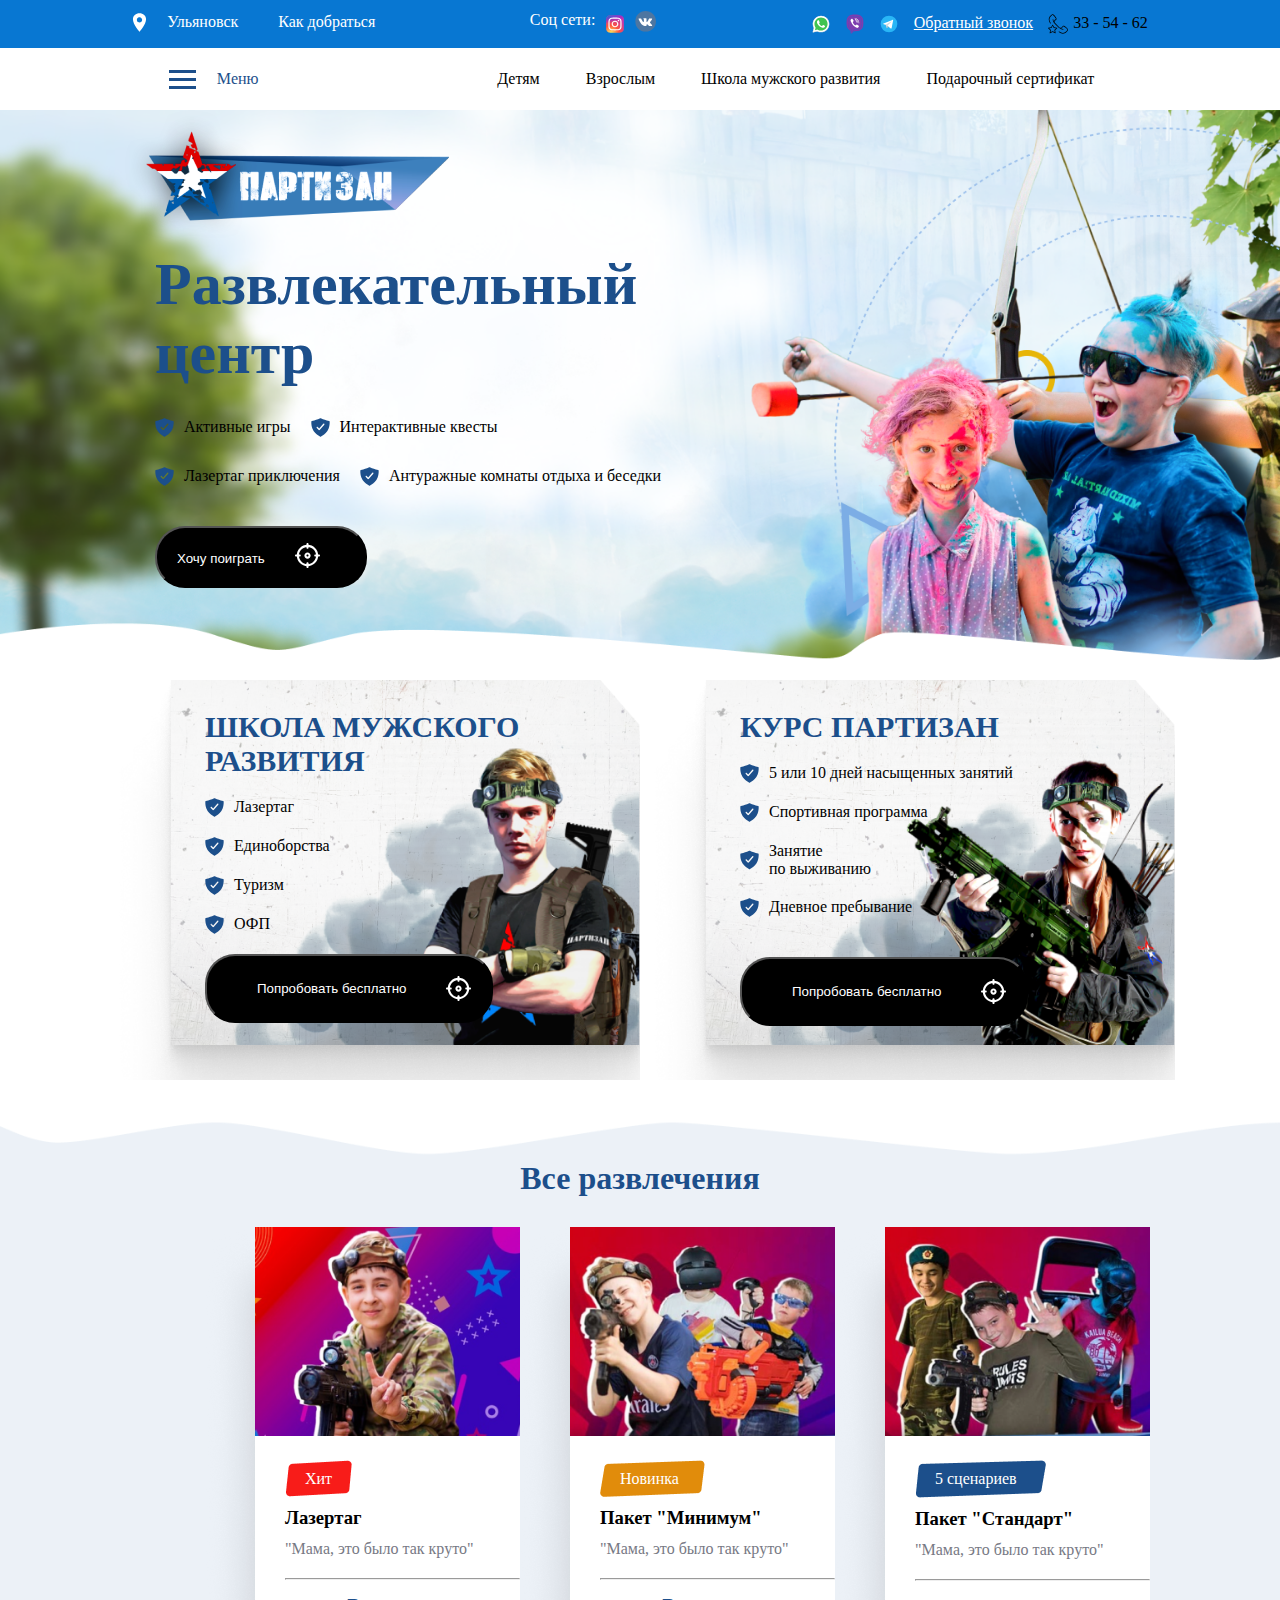
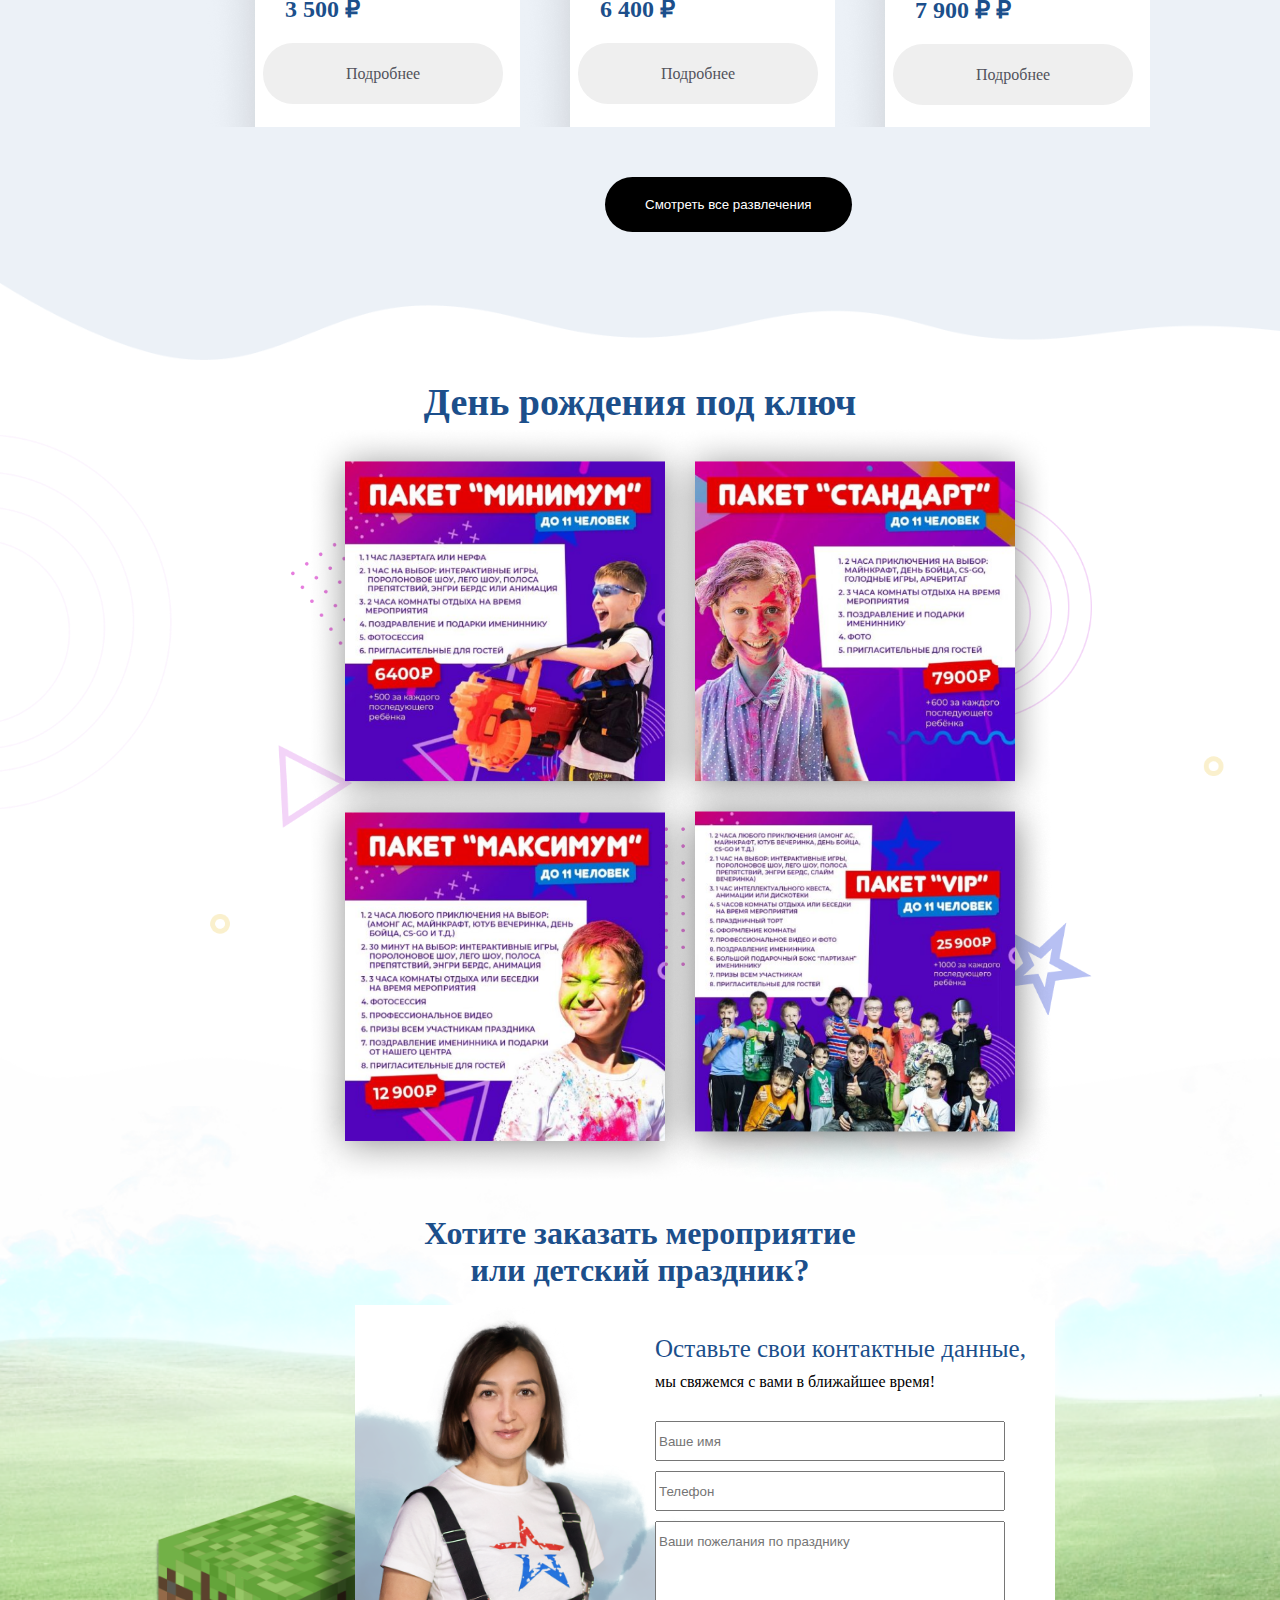
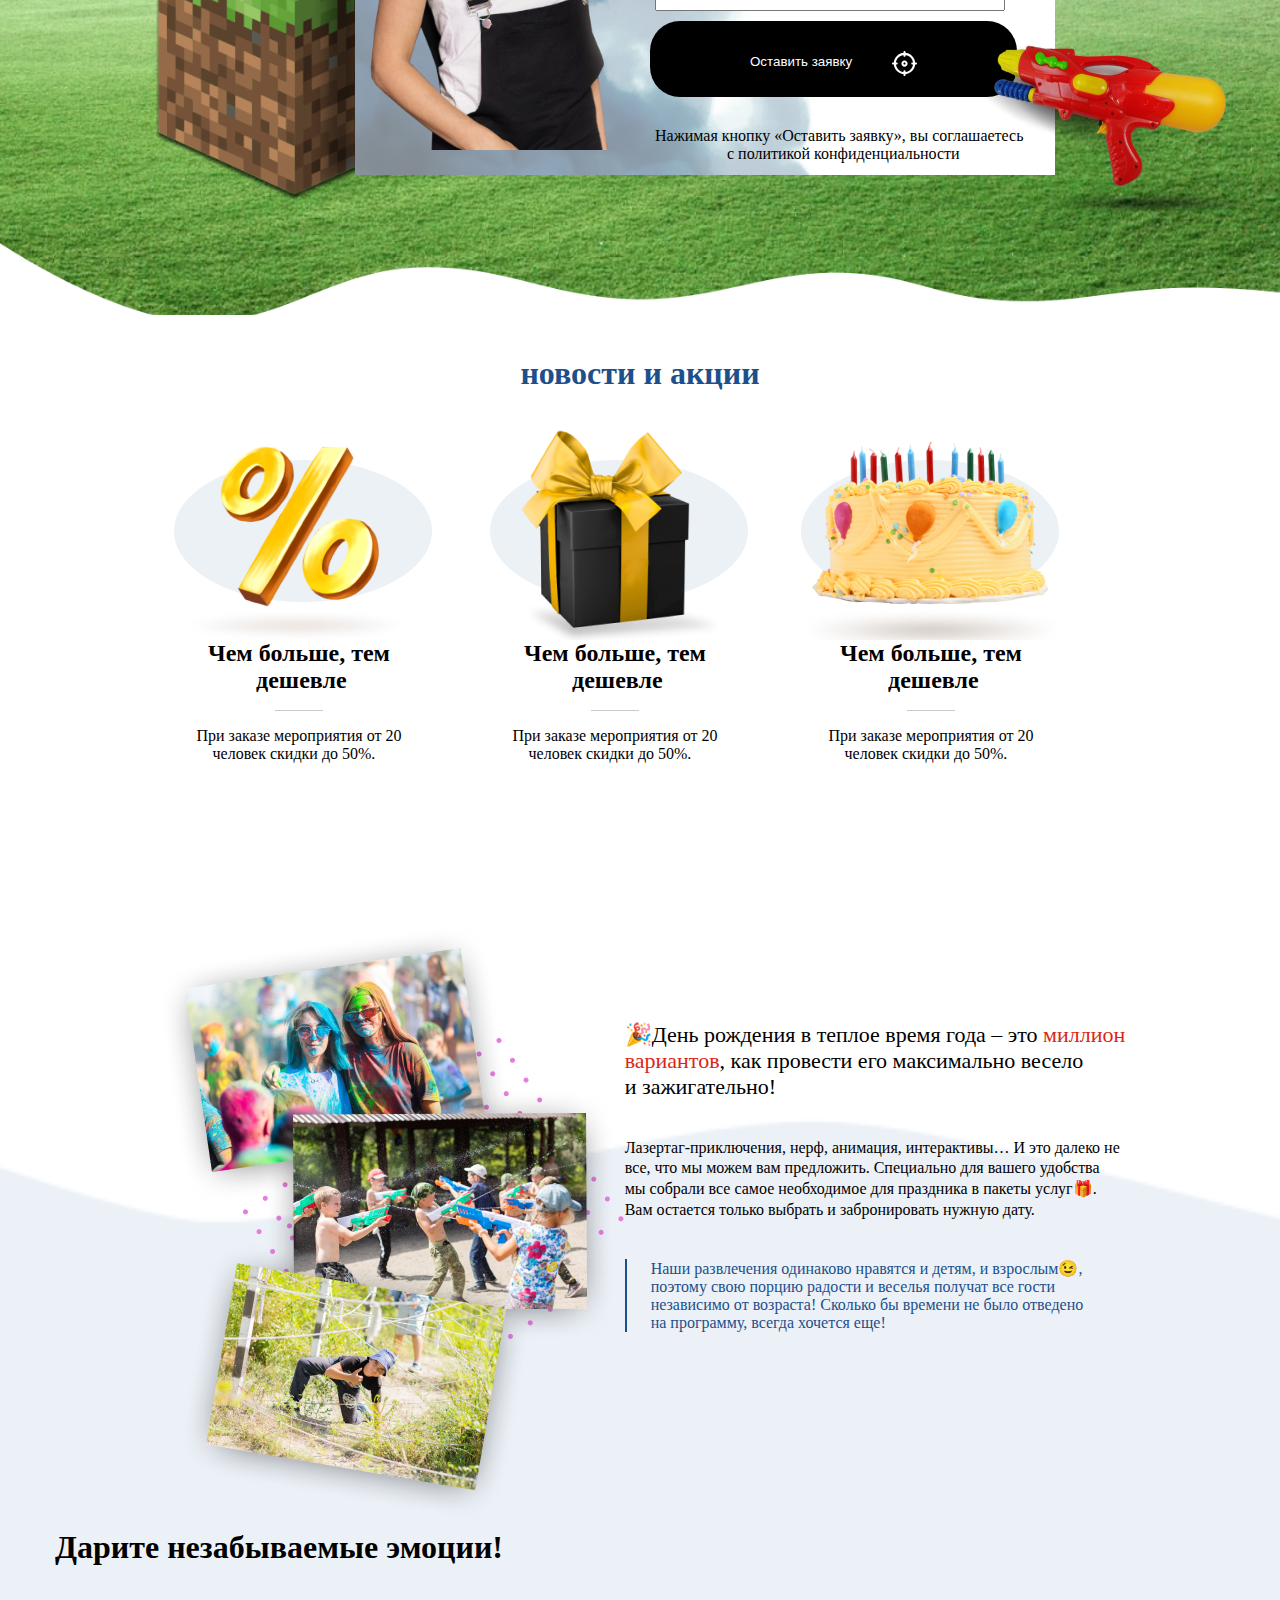
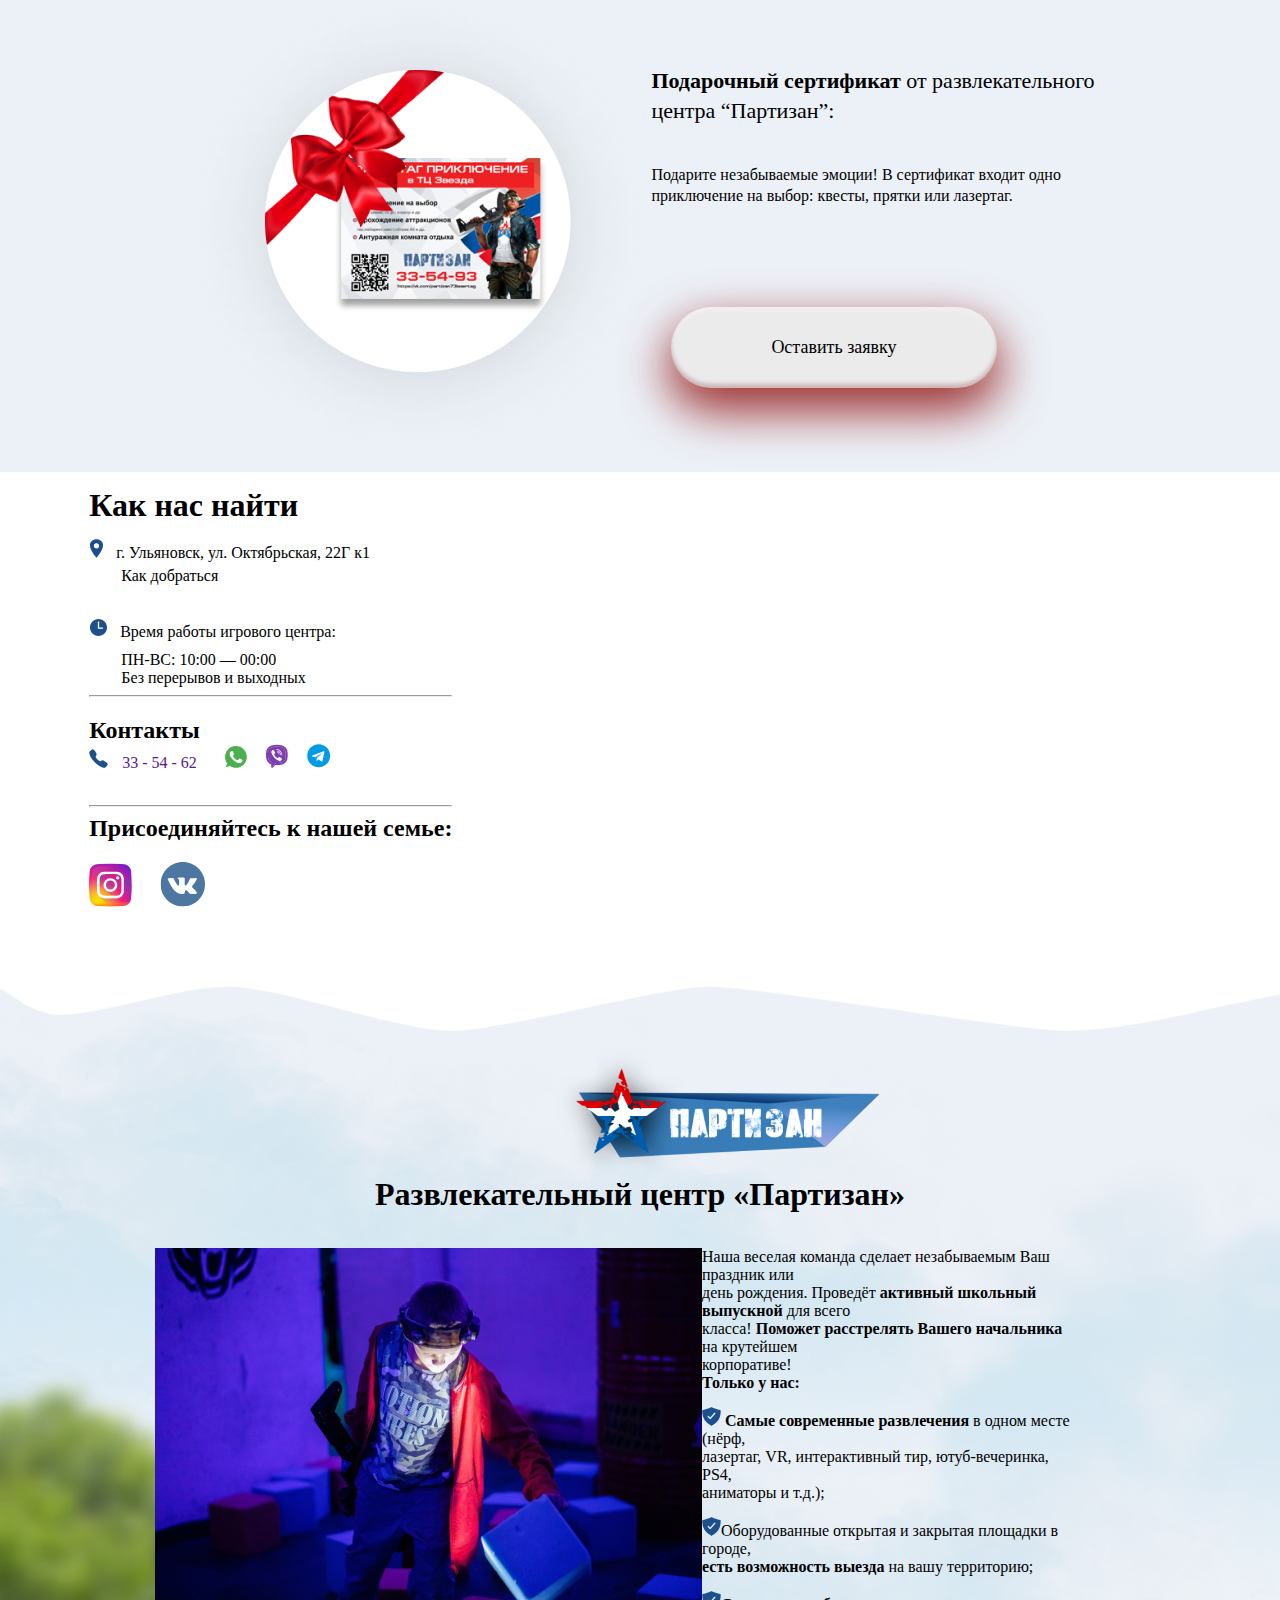
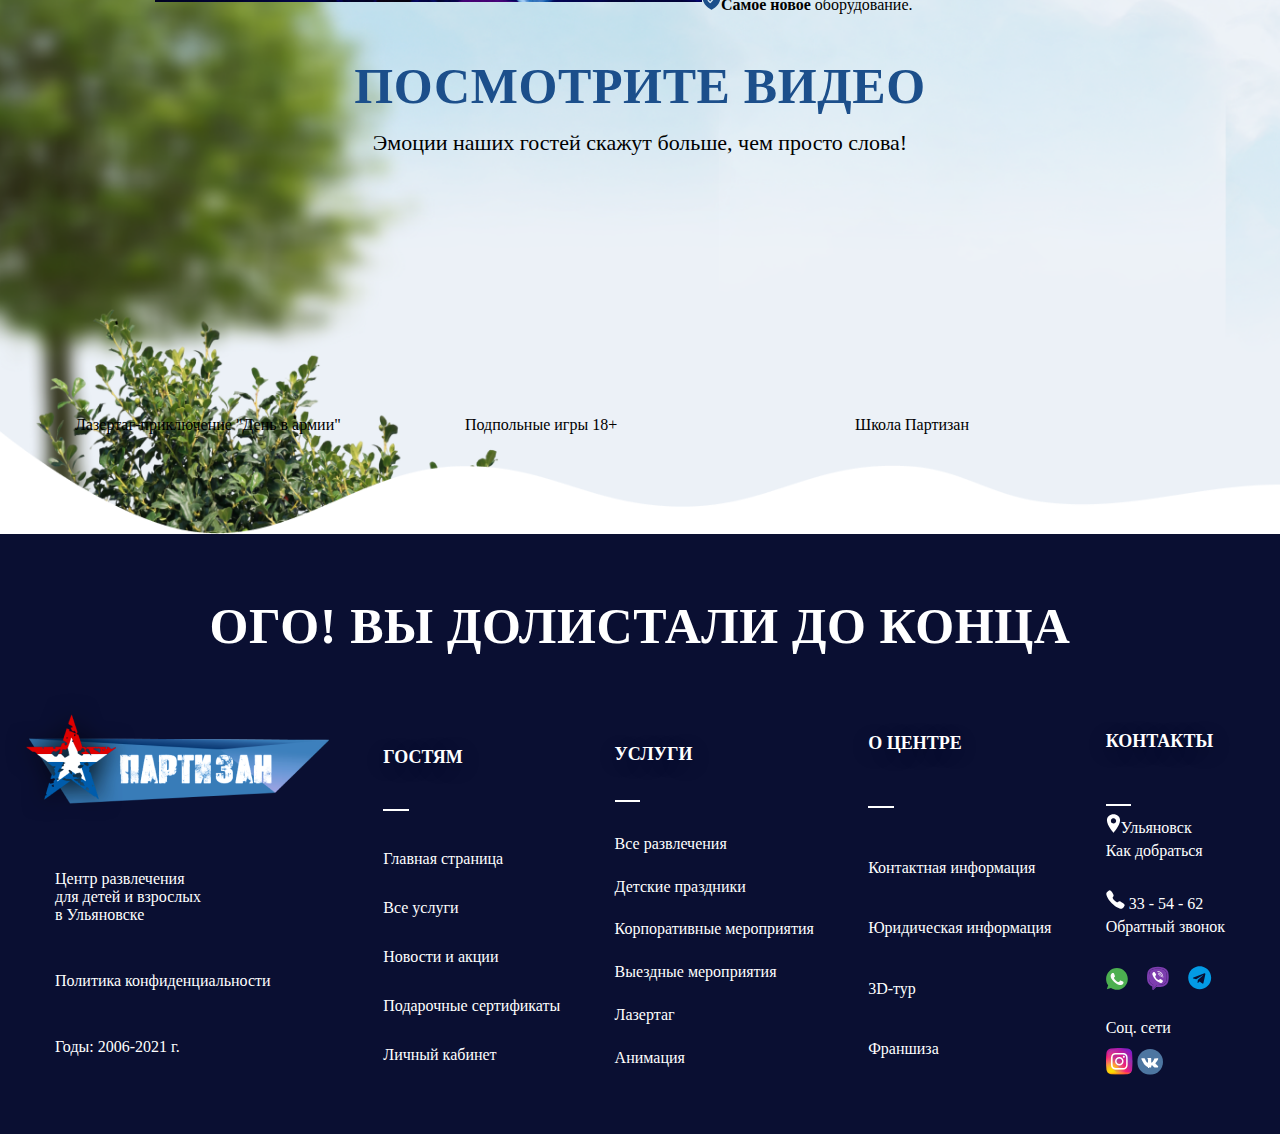
<file: index.html>
<!DOCTYPE html>
<html lang="en">
<head>
    <meta charset="UTF-8">
    <meta http-equiv="X-UA-Compatible" content="IE=edge">
    <meta name="viewport" content="width=device-width, initial-scale=1.0">
    <link rel="stylesheet" href="assets/css/style.css">
    <title>Document</title>
    <script src="https://maxcdn.bootstrapcdn.com/bootstrap/4.0.0/js/bootstrap.min.js" integrity="sha384-JZR6Spejh4U02d8jOt6vLEHfe/JQGiRRSQQxSfFWpi1MquVdAyjUar5+76PVCmYl" crossorigin="anonymous"></script>
</head>
<body>
    <!-- Header__Contacts -->
    <!-- Header__Container -->
    <header class="header">
        <div class="contacts">
            <div class="container">
                <div class="contacts_inner">
                    <div class="location">
                        <div class="loc">
                            <div class="contacts_logo">
                                <a href="#"><img class="img" src="assets/img/icon/location_Vector (2).svg" alt=""></a>
                            </div>
                            <div class="contacts_logoName">
                                <a href="#">Ульяновск</a>
                            </div>
                        </div>
                        <div class="contacts_link">
                            <a href="#">Как добраться</a>
                        </div>
                    </div>
                    <div class="contacts_socialMedia">
                        <p>Соц сети: </p>
                        <a href="#"><img class="img" src="assets/img/icon/Instagram-Logo.wine.svg" alt="" width="40"></a>
                        <a href="#"><img class="img" src="assets/img/icon/vk .svg" alt=""></a>
                    </div>
                    <div class="contact">
                        <a href="https://web.whatsapp.com/"><img class="img" src="assets/img/icon/icons8-whatsapp.svg" alt="" width="20"></a>
                        <a href="#"><img class="img" src="assets/img/icon/Phone.svg" alt=""></a>
                        <a href="#"><img class="img" src="assets/img/icon/icons8-telegram-app.svg" alt="" width="20"></a>
                        <p class="phone_contact"><ins>Обратный звонок</ins></p>
                        <a href="#"><img class="img" src="assets/img/icon/phone-call-svgrepo-com.svg" alt="" width="20"></a>
                        <p class="contact_number">33 - 54 - 62</p>
                    </div>
                </div>
            </div>
        </div>
        <div class="header__container">
        <div class="container">
            <div class="header_inner">
                <div class="header_menu">
                    <button class="header_burger">   
                        <span class="burger__item"></span>
                        <span class="burger__item"></span>
                        <span class="burger__item"></span>
                    </button>
                    <div class="header_name">
                        <a class="header_n" href="#">Меню</a>
                    </div>
                </div>
                <nav class="menu">
                    <ul>
                        <li><a class="header_link" href="Page_3/index.html">Детям</a></li>
                        <li><a class="header_link" href="Page_4/index.html">Взрослым</a></li>
                        <li><a class="header_link" href="Page_6/index.html">Школа мужского развития</a></li>
                        <li><a class="header_link" href="GiftCertificate.html">Подарочный сертификат</a></li>
                    </ul>
                </nav>
            </div>
        </div>
    </div>
    </header>
    <!-- Intro(Start) -->
    <div class="intro">
        <div class="container">
            <div class="inner_intro">
                <div class="intro_logo">
                    <img class="img" src="assets/img/logo/logo_intro.png" alt="">
                </div>
                <div class="intro_title">
                    <h1>Развлекательный <br> центр</h1>
                </div>
                <div class="intro_lists">
                    <img class="img" src="assets/img/icon/Активные_игры.svg" alt="">
                    <p>Активные игры</p>
                    <img class="img" src="assets/img/icon/Активные_игры.svg" alt="">
                    <p>Интерактивные квесты</p>
                </div>
                <div class="intro_lists">
                    <img class="img" src="assets/img/icon/Активные_игры.svg" alt="">
                    <p>Лазертаг приключения</p>
                    <img class="img" src="assets/img/icon/Активные_игры.svg" alt="">
                    <p>Антуражные комнаты отдыха и беседки</p>
                </div>
                <button class="intro_button">
                    <a href="NewWorld.html"><p class="intro_btn_title" style="color:white;">Хочу поиграть<img class="image2" src="assets/img/icon/aim 1.svg" alt=""></p></a>
                </button>
            </div>
        </div>
    </div>

    <!-- Content -->
            <div class="content">
                <div class="container">
                    <div class="content_inner">
                        <div class="content_school">
                            <h1 class="content_title">ШКОЛА МУЖСКОГО <br> РАЗВИТИЯ</h1>
                            <div class="content_list">
                                <img class="img" src="assets/img/icon/Активные_игры.svg" alt="">
                                <p>Лазертаг</p>
                            </div>
                            <div class="content_list">
                                <img class="img" src="assets/img/icon/Активные_игры.svg" alt="">
                                <p>Единоборства</p>
                            </div>
                            <div class="content_list">
                                <img class="img" src="assets/img/icon/Активные_игры.svg" alt="">
                                <p>Туризм</p>
                            </div>
                            <div class="content_list">
                                <img class="img" src="assets/img/icon/Активные_игры.svg" alt="">
                                <p>ОФП</p>
                            </div>
                            <button class="content_button">
                                <div class="content_btn">
                                <a href="Bekzatolla_page/index.html"><p class="content_btn_title">Попробовать бесплатно</p></a>
                                <img class="img" src="assets/img/icon/aim 1.svg" alt="">
                                </div>
                            </button>
                        </div>
                        <div class="content_course">
                            <h1 class="content_title">КУРС ПАРТИЗАН</h1>
                            <div class="content_list">
                                <img class="img" src="assets/img/icon/Активные_игры.svg" alt="">
                                <p>5 или 10 дней насыщенных занятий</p>
                            </div>
                            <div class="content_list">
                                <img class="img" src="assets/img/icon/Активные_игры.svg" alt="">
                                <p>Спортивная программа</p>
                            </div>
                            <div class="content_list">
                                <img class="img" src="assets/img/icon/Активные_игры.svg" alt="">
                                <p>Занятие <br> по выживанию</p>
                            </div>
                            <div class="content_list">
                                <img class="img" src="assets/img/icon/Активные_игры.svg" alt="">
                                <p>Дневное пребывание</p>
                            </div>
                            <button class="content_button" style="margin-top: 40px;">
                                <div class="content_btn">
                                <p class="content_btn_title">Попробовать бесплатно</p>
                                <img class="img" src="assets/img/icon/aim 1.svg" alt="">
                                </div>
                            </button>
                        </div>
                    </div>
                </div>
            </div>
    <!-- Cards -->
            <div class="cards">
                <div class="container">
                    <h1 class="cards_title">Все развлечения</h1>
                    <div class="cards_inner">
                        <div class="card">
                            <img src="assets/img/Mask Group (3).png" alt="" style="width: 265px;">
                            <div class="card_cDesc">
                            <div class="Xit">
                            <img class="imX" src="assets/img/Rectangle 15.png" alt="" > 
                            <p class="card_subtitle">Хит</p> 
                            </div>
                            <h3 class="card_name" style="margin-bottom: 10px;">Лазертаг</h3>
                            <p class="card_description" style="margin-bottom: 20px;"> "Мама, это было так круто" </p>
                            <hr>
                            <h2 class="card_price" style= "color: #1C4F8B; margin-top: 15px;">3 500 ₽ </h2>
                            <div>
                            <button class="card_btn" style="margin-top: 20px;">
                                <p class="card_btn_name">Подробнее</p>
                            </button>
                        </div>
                        </div>
                        </div>
                        <div class="card">
                            <img src="assets/img/Mask Group (4).png" alt="" style="width: 265px;">
                            <div class="card_cDesc">
                            <div class="Xit">
                            <img class="imX" src="assets/img/Rectangle 17.png" alt="" > 
                            <p class="card_subtitle">Новинка</p> 
                            </div>
                            <h3 class="card_name" style="margin-bottom: 10px;">Пакет "Минимум"</h3>
                            <p class="card_description" style="margin-bottom: 20px;"> "Мама, это было так круто" </p>
                            <hr>
                            <h2 class="card_price" style= "color: #1C4F8B; margin-top: 15px;">6 400 ₽ </h>
                            <div>
                            <button class="card_btn" style="margin-top: 20px;">
                                <p class="card_btn_name">Подробнее</p>
                            </button>
                        </div>
                        </div>
                        </div>
                        <div class="card">
                            <img src="assets/img/Mask Group (5).png" alt="" style="width: 265px;">
                            <div class="card_cDesc">
                            <div class="Xit">
                            <img class="imX" src="assets/img/Rectangle 19.png" alt="" > 
                            <p class="card_subtitle">5 сценариев</p> 
                            </div>
                            <h3 class="card_name" style="margin-bottom: 10px;">Пакет "Стандарт"</h3>
                            <p class="card_description" style="margin-bottom: 20px;"> "Мама, это было так круто" </p>
                            <hr>
                            <h2 class="card_price" style= "color: #1C4F8B; margin-top: 15px;">7 900 ₽ ₽ </h>
                            <div>
                            <button class="card_btn" style="margin-top: 20px;">
                                <p class="card_btn_name">Подробнее</p>
                            </button>
                        </div>
                        </div>
                        </div>
                    </div>
                    <div class="button_cards" >
                    <button class="card_main_btn">
                        <a href="allEntertainment.html" class="card_main_btn_title">Смотреть все развлечения</a>
                    </button>
                    </div>
                </div>
            </div>
            <!-- Birthday -->
            <div class="birthday">
                <div class="container">
                    <h1 class="birthday_title">День рождения под ключ</h1>
                    <div class="birthday_inner">
                        <div class="birthday1_card">
                            <img class="img" src="assets/img/image 21.png" alt="">
                            <img class="img" src="assets/img/image 22.png" alt="">
                        </div>
                        <div class="birthday2_card">
                            <img class="img" src="assets/img/image 23.png" alt="">
                            <img class="img" src="assets/img/image 24.png" alt="">
                        </div>
                    </div>
                </div>
            </div>
            <!-- Application -->
            <div class="application">
                <div class="container">
                    <h1 class="application_title">Хотите заказать мероприятие <br> или детский праздник?</h1>
                        <img class="micro" src="assets/img/Group 38.png" alt="" width="280">
                    <div class="application_inner">
                        <div class="application_img">
                            <img class="img" src="assets/img/Nastya 1.png" alt="" width="300px">
                        </div>
                        <div class="application_form">
                            <p class="application_subtitle">Оставьте свои контактные данные,</p>
                            <p class="application_sub_title">мы свяжемся с вами в ближайшее время!</p>
                            <div class="forms">
                            <input class="inp" type="text" placeholder="Ваше имя" name="comment" >
                            <input class="inp" type="tel" placeholder="Телефон" name="comment" >
                            <input class="inpt" type="text" placeholder="Ваши пожелания по празднику" name="comment" style="padding-bottom: 50px;">
            
                            </div>
                            <button class="application_button" style="margin-top: 40px;">
                                <div class="application_btn">
                                <p class="application_btn_title">Оставить заявку</p>
                                <img class="img" src="assets/img/icon/aim 1.svg" alt="">
                                </div>
                            </button>
                            <p class="appl_title">Нажимая кнопку «Оставить заявку», вы соглашаетесь <br> &nbsp; &nbsp; &nbsp; &nbsp; &nbsp; &nbsp; &nbsp; &nbsp; &nbsp;  с политикой конфиденциальности </p>
                            <img class="imgPis" src="assets/img/Group 37.png" alt="">
                        </div>
                    </div>
                </div>
            </div>  
            <!-- Discount -->
            <div class="discount">
                <div class="container">
                    <h1 class="discount_title">новости и акции</h1>
                    <div class="discount_inner">
                        <div class="dicount_cards">
                            <img class="img" src="assets/img/Mask Group (13).png" alt="">
                            <h2 class="discount_subtitle">Чем больше, тем <br> &nbsp; &nbsp; &nbsp; &nbsp; дешевле </h2>
                            <span class="discount_line"></span>
                            <p class="discount_description">При заказе мероприятия от 20 <br> &nbsp; &nbsp; человек скидки до 50%.</p>
                            <a href="NewsAndDiscounts.html"><div class="button_for3">Подробнее</div></a>
                        </div>
                        <div class="dicount_cards">
                            <img class="img" src="assets/img/Mask Group (14).png" alt="">   
                            <h2 class="discount_subtitle">Чем больше, тем <br> &nbsp; &nbsp; &nbsp; &nbsp; дешевле </h2>
                            <span class="discount_line"></span>
                            <p class="discount_description">При заказе мероприятия от 20 <br> &nbsp; &nbsp; человек скидки до 50%.</p>
                            <a href="NewsAndDiscounts.html"><div class="button_for3">Подробнее</div></a>
                        </div>
                        <div class="dicount_cards" id="discount_cards3">
                            <img class="img" src="assets/img/Mask Group (15).png" alt="">
                            <h2 class="discount_subtitle">Чем больше, тем <br> &nbsp; &nbsp; &nbsp; &nbsp; дешевле </h2>
                            <span class="discount_line"></span>
                            <p class="discount_description">При заказе мероприятия от 20 <br> &nbsp; &nbsp; человек скидки до 50%.</p>
                            <a href="NewsAndDiscounts.html"><div class="button_for3">Подробнее</div></a>
                        </div>
                    </div>
                </div>
            </div>
            <!-- BirthdayDescription -->
            <!-- <div class="BirthdayDescription">
                <div class="container">
                    <div class="BirthdayDescription_inner">
                        <div class="BirthdayDescription_block">
                            <div class="BirthdayDescription_img">
                                <img src="assets/img/Group 54.png" alt="">
                            </div>
                            <div class="BirthdayDescription_definition">
                                <p class="BirthdayDescription_title">🎉День рождения в теплое время года – это <span class="colortext"> миллион <br> вариантов</span>,  как провести его максимально весело <br> и зажигательно!</p>
                                <br>
                                <p class="BirthdayDescription_subtitle">Лазертаг-приключения, нерф, анимация, интерактивы… И это далеко не <br> все, что мы можем вам предложить. Специально для вашего удобства <br> мы собрали все самое необходимое для праздника в пакеты услуг🎁. <br> Вам остается только выбрать и забронировать нужную дату.</p>
                                <br>
                                <p class="BirthdayDescription_inftitle">Наши развлечения одинаково нравятся и детям, и взрослым😉,</span> <br> поэтому свою порцию радости и веселья получат все гости <br> независимо от возраста! Сколько бы времени не было отведено <br> на программу, всегда хочется еще!</p>
                            </div>
                        </div>
                    </div>
                </div>
            </div> -->
            <!-- GiftCertificate -->
            <div class="GiftCertificate">
                <div class="BirthdayDescription">
                    <div class="container">
                        <div class="BirthdayDescription_inner">
                            <div class="BirthdayDescription_block">
                                <div class="BirthdayDescription_img">
                                    <img src="assets/img/Group 54.png" alt="">
                                </div>
                                <div class="BirthdayDescription_definition">
                                    <p class="BirthdayDescription_title">🎉День рождения в теплое время года – это <span class="colortext"> миллион <br> вариантов</span>,  как провести его максимально весело <br> и зажигательно!</p>
                                    <br>
                                    <p class="BirthdayDescription_subtitle">Лазертаг-приключения, нерф, анимация, интерактивы… И это далеко не <br> все, что мы можем вам предложить. Специально для вашего удобства <br> мы собрали все самое необходимое для праздника в пакеты услуг🎁. <br> Вам остается только выбрать и забронировать нужную дату.</p>
                                    <br>
                                    <p class="BirthdayDescription_inftitle">Наши развлечения одинаково нравятся и детям, и взрослым😉,</span> <br> поэтому свою порцию радости и веселья получат все гости <br> независимо от возраста! Сколько бы времени не было отведено <br> на программу, всегда хочется еще!</p>
                                </div>
                            </div>
                        </div>
                    </div>
                </div>
                <div class="container">
                    <div class="GiftCertificate_inner">
                        <h1 class="GiftCertificate_title">Дарите незабываемые эмоции!</h1>
                        <div class="GiftCertificate_block">
                            <div class="img_GiftCertificate">
                                <img src="assets/img/Mask Group (17).png" alt="">
                            </div>
                            <div class="GiftCertificate_definition">
                                <p class="gift_title"> <span class="colortextG"> Подарочный сертификат </span> от развлекательного <br> центра “Партизан”:</p>
                                <br>
                                <p class="gift_subtitle" style="margin-top: 20px;">Подарите незабываемые эмоции! В сертификат входит одно <br>
                                    приключение на выбор: квесты, прятки или лазертаг.</p>
                                    <div class="gift_button" style="margin-bottom: 100px;"> 
                                        <button class="gift_btn" style="margin-top: 100px;">
                                            <p class="gift_btn_name">Оставить заявку</p>
                                        </button>
                                    </div>
                            </div>
                        </div>
                    </div>
                </div>
            </div>
            <!-- Location -->
            <div class="Location">
                <div class="container">
                    <div class="Location_inner">
                        <div class="location_information">
                            <h1 class="location_title" style="margin-bottom: 15px;">Как нас найти</h1>
                            <div class="p_text"><img src="assets/img/icon/Vector (2).svg"> &nbsp; г. Ульяновск, ул. Октябрьская, 22Г к1</div>
                            <a class="location_a" href="#"> &nbsp; &nbsp; &nbsp; &nbsp; Как добраться</a>
                            <br> <br>
                            <div class="p_text"><img src="assets/img/icon/Vector (3).svg"> &nbsp; Время работы игрового центра:</div>
                            <p class="location_time"> &nbsp; &nbsp; &nbsp; &nbsp; ПН-ВС: 10:00 — 00:00 <br>
                                &nbsp; &nbsp; &nbsp; &nbsp;    Без перерывов и выходных</p>
                            <hr>
                            <h2 class="location_title" style="margin-top: 20px;">Контакты</h2>
                            <a href=""><img src="assets/img/icon/Vector (4).svg" style="margin-right: 10px"></a>
                            <a href="" class="a_text" style="margin-right: 24px;">33 - 54 - 62</a>
                            <a href="" class="a_img" style="margin-right: 15px;"><img src="assets/img/icon/Group 643.svg"></a>
                            <a href="" class="a_img" style="margin-right: 15px;"><img src="assets/img/icon/Group (6).svg"></a>
                            <a href="" class="a_img" style="margin-bottom: 25px"><img src="assets/img/icon/Vector (7).svg"></a>
                            <hr>
                            <h2 class="location_title" style="margin-bottom: 20px;">Присоединяйтесь к нашей семье:</h2>
                            <a href="" class="a_img" style="margin-right: 24px"><img src="assets/img/icon/instagram-sketched 1 (1).svg"></a>
                            <a href="" class="a_img"><img src="assets/img/icon/vk 2.svg"></a>
                        </div>
                        <iframe src="https://www.google.com/maps/embed?pb=!1m18!1m12!1m3!1d23265.686482032863!2d76.66398055397687!3d43.20506753327698!2m3!1f0!2f0!3f0!3m2!1i1024!2i768!4f13.1!3m3!1m2!1s0x38834f7675d8a6c3%3A0x7b7d14aec270c056!2z0KPQvdC40LLQtdGA0YHQuNGC0LXRgiDQodGD0LvQtdC50LzQsNC9INCU0LXQvNC40YDQtdC70Y8!5e0!3m2!1sru!2skz!4v1638330979802!5m2!1sru!2skz" width="670" height="455" style="border:0;" allowfullscreen="" loading="lazy"></iframe>
                    </div>
                </div>
            </div>
            <!-- AboutCenterVideo -->
            <div class="AboutCenterVideo">
                <div class="container">
                    <div class="AboutCenterVideo_inner">
                        <div class="AboutCenterVideo_logo">
                            <img class="img" src="assets/img/logo/logo_intro.png" alt="">
                        </div>
                        <div class="AboutCenterVideo_title">
                            <h1>Развлекательный центр «Партизан»</h1>
                        </div>
                        <div class="AboutCenterVideo_information">
                            <div class="AboutCenterVideo_img">
                                <img class="AboutCenterVideo_image" src="assets/img/Mask Group (18).png" alt="">
                            </div>
                            <div class="AboutCenterVideo_desc">
                                <div class="AboutCenterVideo_Inftitle"><p>Наша веселая команда сделает незабываемым Ваш праздник или <br> день рождения. Проведёт <b> активный школьный выпускной </b> для всего <br> класса! <b> Поможет расстрелять Вашего начальника </b> на крутейшем <br> корпоративе!</p></div> 
                                <div><b>Только у нас:</b></div>
                                <div class="p_text"><img src="assets/img/icon/Vector (8).svg"><b> Самые современные развлечения </b> в одном месте (нёрф, <br> лазертаг, VR, интерактивный тир, ютуб-вечеринка, PS4, <br> аниматоры и т.д.);</div>
                                <div class="p_text"><img src="assets/img/icon/Vector (8).svg">Оборудованные открытая и закрытая площадки в городе, <br> <b> есть возможность выезда </b> на вашу территорию;</div>
                                <div class="p_text"><img src="assets/img/icon/Vector (8).svg"><b>Самое новое </b> оборудование.</div>
                            </div>
                        </div>

                        <div class="AboutCenterVideo_Videotitle">
                            <h1>Посмотрите видео</h1>
                        </div>
                        <div class="AboutCenterVideo_VideoSubtitle">
                            <p>Эмоции наших гостей скажут больше, чем просто слова!</p>
                        </div>
                        <div class="AboutCenterVideo_VideoInformation">
                            <div class="AboutCenterVideo_Video">
                                <iframe width="350" height="200" src="https://www.youtube.com/embed/wNxW92ZiIdc" title="YouTube video player" frameborder="0" allow="accelerometer; autoplay; clipboard-write; encrypted-media; gyroscope; picture-in-picture" allowfullscreen></iframe>
                                <div class="p_text">Лазертаг-приключение "День в армии"</div>
                            </div>
                            <div class="AboutCenterVideo_Video">
                                <iframe width="350" height="200" src="https://www.youtube.com/embed/wNxW92ZiIdc" title="YouTube video player" frameborder="0" allow="accelerometer; autoplay; clipboard-write; encrypted-media; gyroscope; picture-in-picture" allowfullscreen></iframe>
                                <div class="p_text">Подпольные игры 18+</div>
                            </div>
                            <div class="AboutCenterVideo_Video">
                                <iframe width="350" height="200" src="https://www.youtube.com/embed/wNxW92ZiIdc" title="YouTube video player" frameborder="0" allow="accelerometer; autoplay; clipboard-write; encrypted-media; gyroscope; picture-in-picture" allowfullscreen></iframe>
                                <div class="p_text">Школа Партизан</div>
                            </div>
                        </div>
                    </div>
                </div>
            </div>
            <!-- Footer -->
            <footer style="background-image: url(assets/img/Mask\ Group\ \(20\).png)">
                <div class="foot">
                <div class="container">
                    <div class="footer_inner">
                        <div class="footer_title"><h1>Ого! вы долистали до конца</h1></div>
                        <div class="footer_blocks">
                            <div class="footer_block">
                                <img class="footer_logo" src="assets/img/logo/logo_intro.png" alt="" style="margin-left: -50px;">
                                <a href="">Центр развлечения <br> для детей и взрослых <br> в Ульяновске</a>
                                <a href="">Политика конфиденциальности</a>
                                <a href="">Годы: 2006-2021 г.</a>
                            </div>
                            <div class="footer_block">
                                <div class="big_text">ГОСТЯМ</div>
                                <hr class="hr">
                                <a href="#">Главная страница</a>
                                <a href="#">Все услуги</a>
                                <a href="#">Новости и акции</a>
                                <a href="#">Подарочные сертификаты</a>
                                <a href="#">Личный кабинет</a>
                            </div>
                            <div class="footer_block">
                                <div class="big_text">УСЛУГИ</div>
                                <hr class="hr">
                                <a href="#">Все развлечения</a>
                                <a href="#">Детские праздники</a>
                                <a href="#">Корпоративные мероприятия</a>
                                <a href="Page_5/index.html">Выездные мероприятия</a>
                                <a href="#">Лазертаг</a>
                                <a href="#">Анимация</a>
                            </div>
                            <div class="footer_block">
                                <div class="big_text" style="margin-top: -20px;">О ЦЕНТРЕ</div>
                                <hr class="hr">
                                <a href="#">Контактная информация</a>
                                <a href="#">Юридическая информация</a>
                                <a href="#">3D-тур</a>
                                <a href="#">Франшиза</a>
                            </div>


                            <div class="footer_subblock">
                                <div class="big_text">КОНТАКТЫ</div>
                                <hr class="hr">
                                <div class="footer_location">
                                    <div><img src="assets/img/icon/location_Vector (2).svg" alt="">Ульяновск</div>
                                    <a class="floc_text" href="#" style="margin-top: 5px;">Как добраться</a>
                                </div>
                                <div class="footer_loc">
                                    <div>
                                        <div><img src="assets/img/icon/Vector (9).svg" alt=""> 33 - 54 - 62</div>
                                        <a class="floc_text" href="#" style="margin-top: 5px;">Обратный звонок</a>
                                    </div>
                                    <div class="social_media">
                                        <a href="" class="a_img" style="margin-right: 15px;"><img src="assets/img/icon/Group 643.svg"></a>
                                        <a href="" class="a_img" style="margin-right: 15px;"><img src="assets/img/icon/Group (6).svg"></a>
                                        <a href="" class="a_img" style="margin-bottom: 25px"><img src="assets/img/icon/Vector (7).svg"></a>
                                    </div>                                    
                                </div>
                                <div class="footer_location">
                                    Соц. сети 
                                    <div class="f_last">
                                        <a class="lastF_a" href="#" style="margin-top: 10px;"><img src="assets/img/icon/instagram-sketched 1 (2).svg" alt=""></a>
                                        <a class="lastF_a" href="#"><img src="assets/img/icon/vk .svg" alt="" style="width: 26.61px;"></a>
                                    </div>
                                </div>
                            </div>
                        </div>
                    </div>
                </div>
            </div>
        </footer>





            
            
            
        <script src="https://ajax.googleapis.com/ajax/libs/jquery/3.6.0/jquery.min.js"></script>
</body>
</html>
</file>
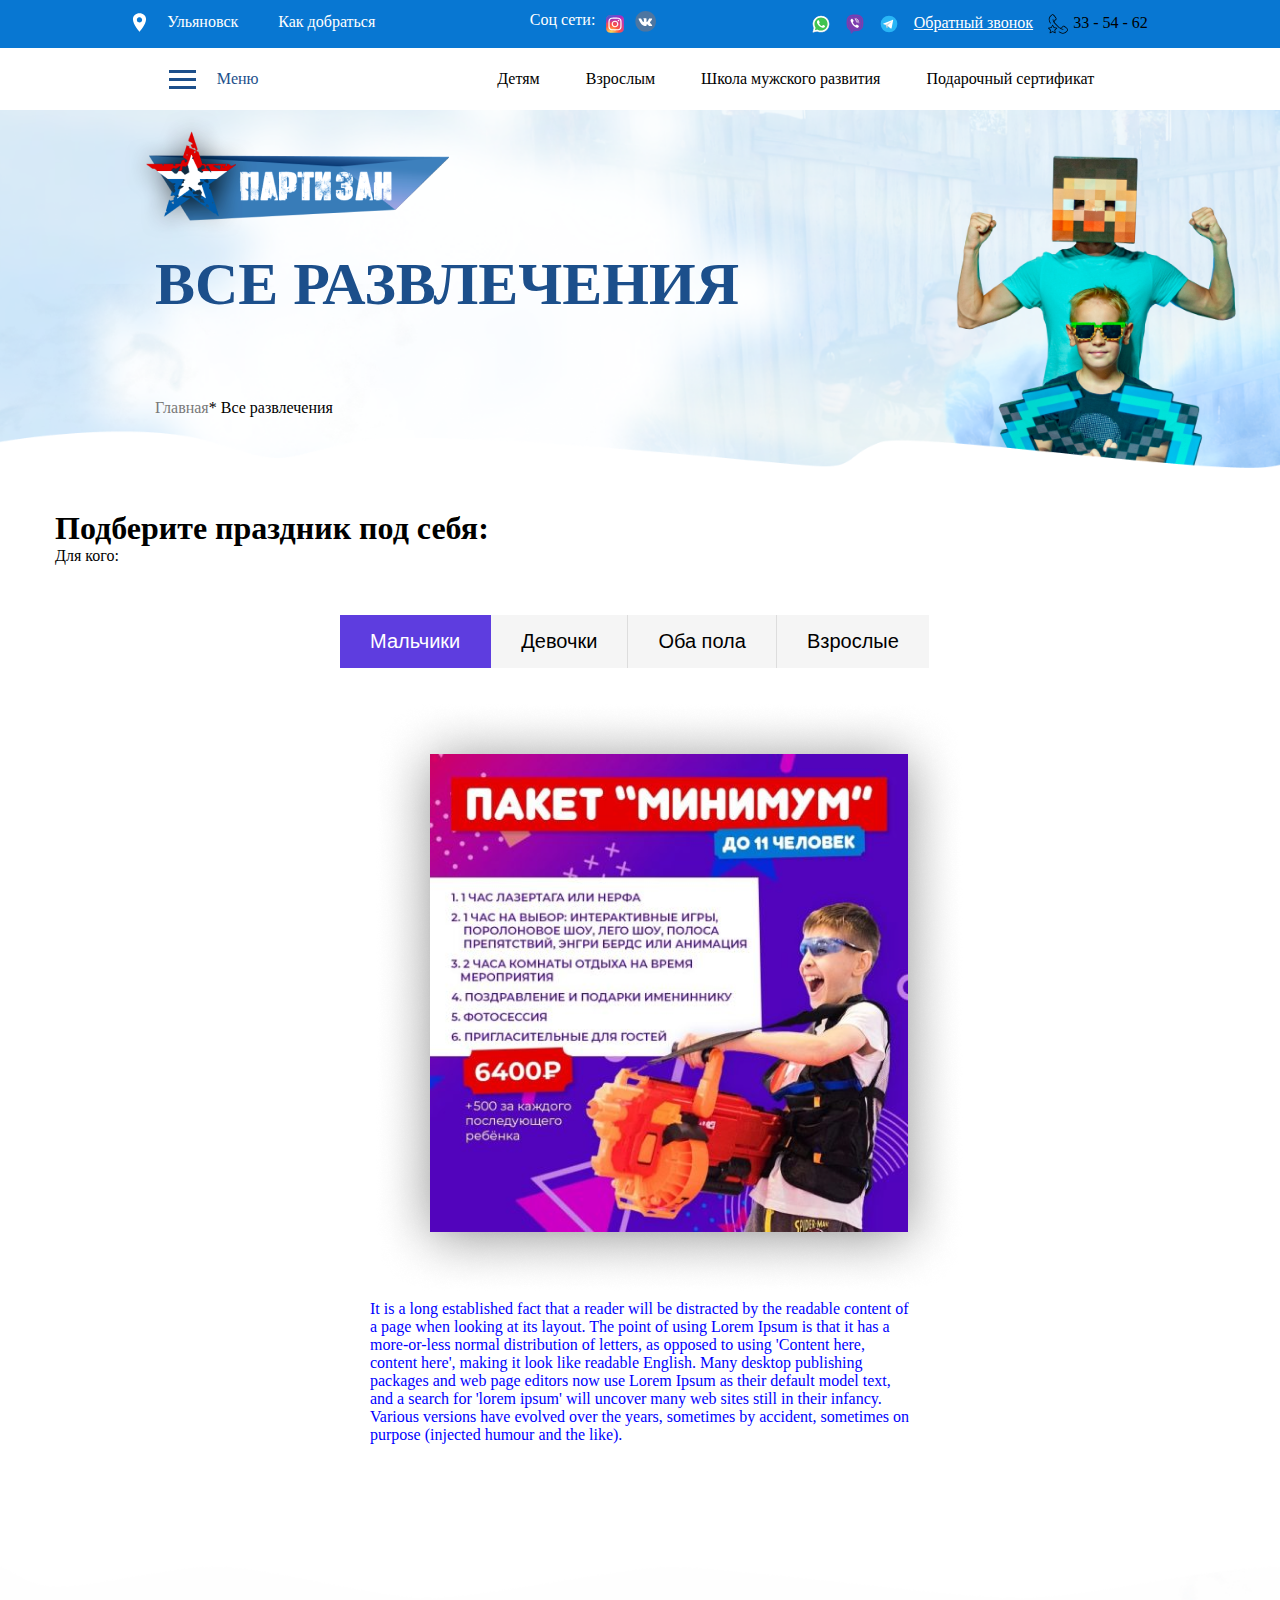
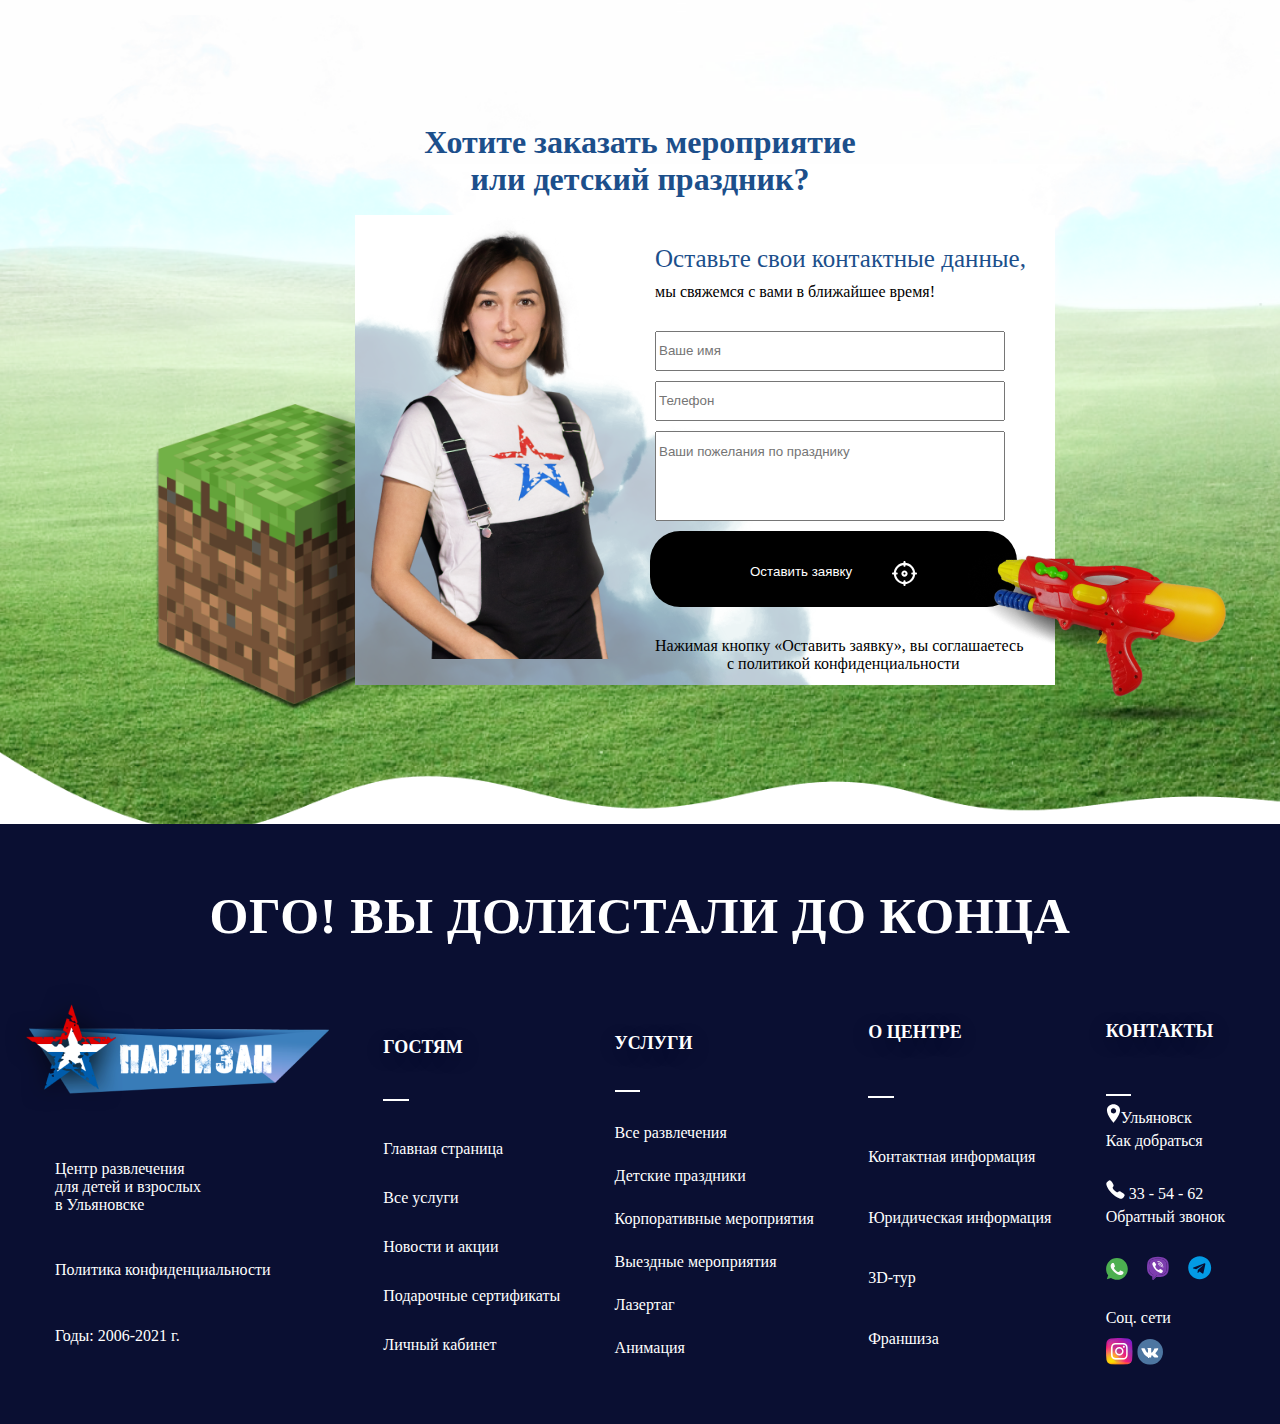
<file: allEntertainment.html>
<!DOCTYPE html>
<html lang="en">
<head>
    <meta charset="UTF-8">
    <meta http-equiv="X-UA-Compatible" content="IE=edge">
    <meta name="viewport" content="width=device-width, initial-scale=1.0">
    <link rel="stylesheet" href="assets/css/style.css">
    <title>Document</title>
</head>
<body>
    <!-- Header__Contacts -->
    <!-- Header__Container -->
    <header class="header">
        <div class="contacts">
            <div class="container">
                <div class="contacts_inner">
                    <div class="location">
                        <div class="loc">
                            <div class="contacts_logo">
                                <a href="#"><img class="img" src="assets/img/icon/location_Vector (2).svg" alt=""></a>
                            </div>
                            <div class="contacts_logoName">
                                <a href="#">Ульяновск</a>
                            </div>
                        </div>
                        <div class="contacts_link">
                            <a href="#">Как добраться</a>
                        </div>
                    </div>
                    <div class="contacts_socialMedia">
                        <p>Соц сети: </p>
                        <a href="#"><img class="img" src="assets/img/icon/Instagram-Logo.wine.svg" alt="" width="40"></a>
                        <a href="#"><img class="img" src="assets/img/icon/vk .svg" alt=""></a>
                    </div>
                    <div class="contact">
                        <a href="#"><img class="img" src="assets/img/icon/icons8-whatsapp.svg" alt="" width="20"></a>
                        <a href="#"><img class="img" src="assets/img/icon/Phone.svg" alt=""></a>
                        <a href="#"><img class="img" src="assets/img/icon/icons8-telegram-app.svg" alt="" width="20"></a>
                        <p class="phone_contact"><ins>Обратный звонок</ins></p>
                        <a href="#"><img class="img" src="assets/img/icon/phone-call-svgrepo-com.svg" alt="" width="20"></a>
                        <p class="contact_number">33 - 54 - 62</p>
                    </div>
                </div>
            </div>
        </div>
        <div class="header__container">
        <div class="container">
            <div class="header_inner">
                <div class="header_menu">
                    <button class="header_burger">   
                        <span class="burger__item"></span>
                        <span class="burger__item"></span>
                        <span class="burger__item"></span>
                    </button>
                    <div class="header_name">
                        <a class="header_n" href="#">Меню</a>
                    </div>
                </div>
                <nav class="menu">
                    <ul>
                        <li><a class="header_link" href="Page_1/index.html">Детям</a></li>
                        <li><a class="header_link" href="#">Взрослым</a></li>
                        <li><a class="header_link" href="#">Школа мужского развития</a></li>
                        <li><a class="header_link" href="#">Подарочный сертификат</a></li>
                    </ul>
                </nav>
            </div>
        </div>
    </div>
    </header>
    <!-- Intro(Start) -->
    <div class="intro_All">
        <div class="container">
            <div class="inner_intro">
                <div class="intro_logo">
                    <img class="img" src="assets/img/logo/logo_intro.png" alt="">
                </div>
                <div class="intro_title">
                    <h1 style="text-transform: uppercase;">Все развлечения</h1>
                </div>
                <div class="intro_subtitle">
                    <a href="index.html"><span class="intro_col">Главная</span> </a>* Все развлечения
                </div>
            </div>
        </div>
    </div>
    <!-- Choice -->
    <div class="choice">
        <div class="container">
            <div class="choice_inner">
                <h1 class="choice_title">Подберите праздник под себя:</h1>
                <p class="choicee_subtitle">Для кого:</p>
                <div class="tabs">
                    <div class="tabs__nav">
                        <button class="tabs__nav-btn" type="button" data-tab="#tab_1">Мальчики</button>
                        <button class="tabs__nav-btn" type="button" data-tab="#tab_2">Девочки</button>
                        <button class="tabs__nav-btn" type="button" data-tab="#tab_3">Оба пола</button>
                        <button class="tabs__nav-btn" type="button" data-tab="#tab_4">Взрослые</button>
                    </div>
                    <div class="tabs__content">
                        <div class="tabs__item" id="tab_1">
                            <img src="assets/img/image 21.png" alt="">
                            <p style="color: blue;">It is a long established fact that a reader will be distracted by the readable content of a page when looking at its layout. The point of using Lorem Ipsum is that it has a more-or-less normal distribution of letters, as opposed to using 'Content here, content here', making it look like readable English. Many desktop publishing packages and web page editors now use Lorem Ipsum as their default model text, and a search for 'lorem ipsum' will uncover many web sites still in their infancy. Various versions have evolved over the years, sometimes by accident, sometimes on purpose (injected humour and the like).</p>
                        </div>
            
                        <div class="tabs__item" id="tab_2">
                            <img src="assets/img/image 22.png" alt="">
                            <p style="color: red;">It is a long established fact that a reader will be distracted by the readable content of a page when looking at its layout. The point of using Lorem Ipsum is that it has a more-or-less normal distribution of letters, as opposed to using 'Content here, content here', making it look like readable English.</p>
                        </div>
            
                        <div class="tabs__item" id="tab_3">
                            <p style="color: green;">The point of using Lorem Ipsum is that it has a more-or-less normal distribution of letters, as opposed to using 'Content here, content here', making it look like readable English. Many desktop publishing packages and web page editors now use Lorem Ipsum as their default model text, and a search for 'lorem ipsum' will uncover many web sites still in their infancy. Various versions have evolved over the years, sometimes by accident, sometimes on purpose (injected humour and the like).</p>
                            <img src="assets/img/image 23.png" alt="">
                        </div>

                        <div class="tabs__item" id="tab_4">
                            <p style="color: blueviolet;">The point of using Lorem Ipsum is that it has a more-or-less normal distribution of letters, as opposed to using 'Content here, content here', making it look like readable English. Many desktop publishing packages and web page editors now use Lorem Ipsum as their default model text, and a search for 'lorem ipsum' will uncover many web sites still in their infancy. Various versions have evolved over the years, sometimes by accident, sometimes on purpose (injected humour and the like).</p>
                            <img src="assets/img/image 24.png" alt="">
                        </div>
                    </div>
                </div>
            </div>
        </div>
    </div>
    <!-- Application -->
    <div class="application">
        <div class="container">
            <h1 class="application_title">Хотите заказать мероприятие <br> или детский праздник?</h1>
                <img class="micro" src="assets/img/Group 38.png" alt="" width="280">
            <div class="application_inner">
                <div class="application_img">
                    <img class="img" src="assets/img/Nastya 1.png" alt="" width="300px">
                </div>
                <div class="application_form">
                    <p class="application_subtitle">Оставьте свои контактные данные,</p>
                    <p class="application_sub_title">мы свяжемся с вами в ближайшее время!</p>
                    <div class="forms">
                    <input class="inp" type="text" placeholder="Ваше имя" name="comment" >
                    <input class="inp" type="tel" placeholder="Телефон" name="comment" >
                    <input class="inpt" type="text" placeholder="Ваши пожелания по празднику" name="comment" style="padding-bottom: 50px;">
    
                    </div>
                    <button class="application_button" style="margin-top: 40px;">
                        <div class="application_btn">
                        <p class="application_btn_title">Оставить заявку</p>
                        <img class="img" src="assets/img/icon/aim 1.svg" alt="">
                        </div>
                    </button>
                    <p class="appl_title">Нажимая кнопку «Оставить заявку», вы соглашаетесь <br> &nbsp; &nbsp; &nbsp; &nbsp; &nbsp; &nbsp; &nbsp; &nbsp; &nbsp;  с политикой конфиденциальности </p>
                    <img class="imgPis" src="assets/img/Group 37.png" alt="">
                </div>
            </div>
        </div>
    </div>  
      <!-- Footer -->
      <footer style="background-image: url(assets/img/Mask\ Group\ \(20\).png)">
        <div class="foot">
        <div class="container">
            <div class="footer_inner">
                <div class="footer_title"><h1>Ого! вы долистали до конца</h1></div>
                <div class="footer_blocks">
                    <div class="footer_block">
                        <img class="footer_logo" src="assets/img/logo/logo_intro.png" alt="" style="margin-left: -50px;">
                        <a href="">Центр развлечения <br> для детей и взрослых <br> в Ульяновске</a>
                        <a href="">Политика конфиденциальности</a>
                        <a href="">Годы: 2006-2021 г.</a>
                    </div>
                    <div class="footer_block">
                        <div class="big_text">ГОСТЯМ</div>
                        <hr class="hr">
                        <a href="#">Главная страница</a>
                        <a href="#">Все услуги</a>
                        <a href="#">Новости и акции</a>
                        <a href="#">Подарочные сертификаты</a>
                        <a href="#">Личный кабинет</a>
                    </div>
                    <div class="footer_block">
                        <div class="big_text">УСЛУГИ</div>
                        <hr class="hr">
                        <a href="#">Все развлечения</a>
                        <a href="#">Детские праздники</a>
                        <a href="#">Корпоративные мероприятия</a>
                        <a href="#">Выездные мероприятия</a>
                        <a href="#">Лазертаг</a>
                        <a href="#">Анимация</a>
                    </div>
                    <div class="footer_block">
                        <div class="big_text" style="margin-top: -20px;">О ЦЕНТРЕ</div>
                        <hr class="hr">
                        <a href="#">Контактная информация</a>
                        <a href="#">Юридическая информация</a>
                        <a href="#">3D-тур</a>
                        <a href="#">Франшиза</a>
                    </div>


                    <div class="footer_subblock">
                        <div class="big_text">КОНТАКТЫ</div>
                        <hr class="hr">
                        <div class="footer_location">
                            <div><img src="assets/img/icon/location_Vector (2).svg" alt="">Ульяновск</div>
                            <a class="floc_text" href="#" style="margin-top: 5px;">Как добраться</a>
                        </div>
                        <div class="footer_loc">
                            <div>
                                <div><img src="assets/img/icon/Vector (9).svg" alt=""> 33 - 54 - 62</div>
                                <a class="floc_text" href="#" style="margin-top: 5px;">Обратный звонок</a>
                            </div>
                            <div class="social_media">
                                <a href="" class="a_img" style="margin-right: 15px;"><img src="assets/img/icon/Group 643.svg"></a>
                                <a href="" class="a_img" style="margin-right: 15px;"><img src="assets/img/icon/Group (6).svg"></a>
                                <a href="" class="a_img" style="margin-bottom: 25px"><img src="assets/img/icon/Vector (7).svg"></a>
                            </div>                                    
                        </div>
                        <div class="footer_location">
                            Соц. сети 
                            <div class="f_last">
                                <a class="lastF_a" href="#" style="margin-top: 10px;"><img src="assets/img/icon/instagram-sketched 1 (2).svg" alt=""></a>
                                <a class="lastF_a" href="#"><img src="assets/img/icon/vk .svg" alt="" style="width: 26.61px;"></a>
                            </div>
                        </div>
                    </div>
                </div>
            </div>
        </div>
    </div>
</footer>






    <script src="assets/js/app.js"></script>
</body>
</html>
</file>
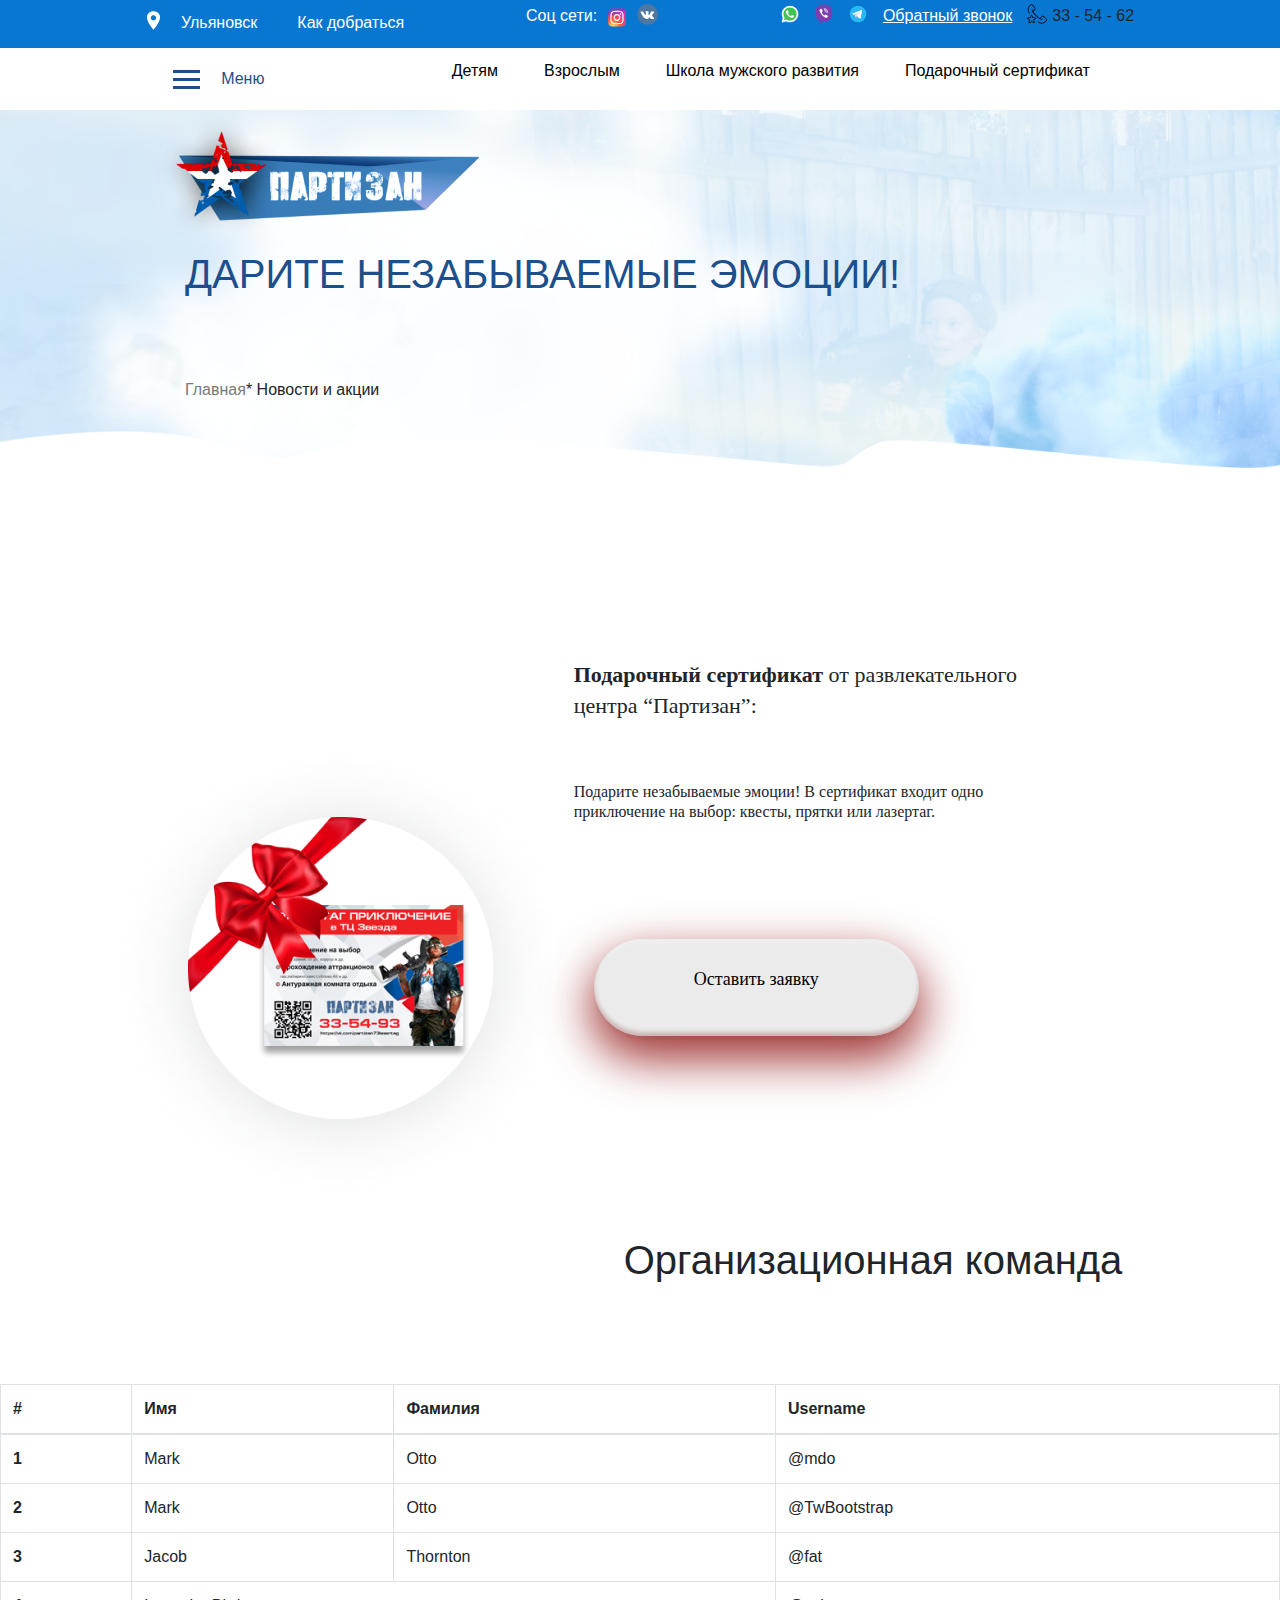
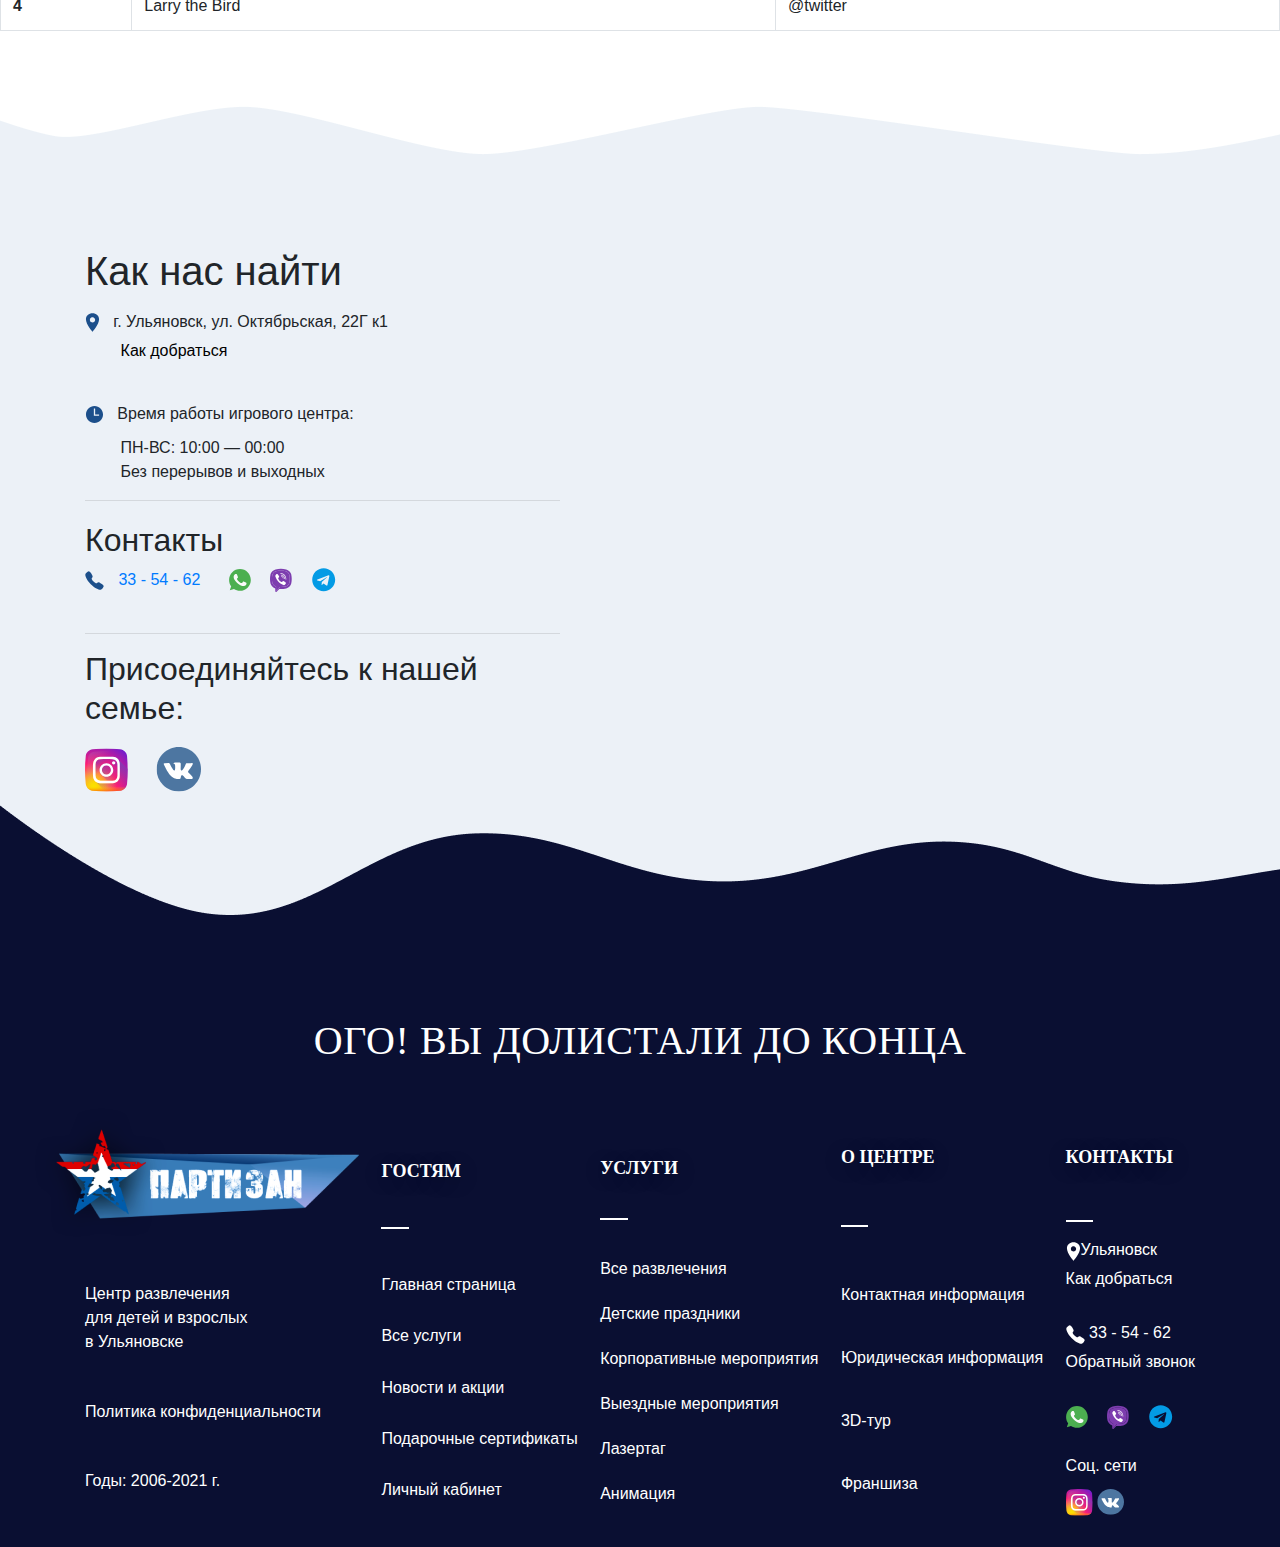
<file: GiftCertificate.html>
<!DOCTYPE html>
<html lang="en">
<head>
    <meta charset="UTF-8">
    <meta http-equiv="X-UA-Compatible" content="IE=edge">
    <meta name="viewport" content="width=device-width, initial-scale=1.0">
    <link rel="stylesheet" href="assets/css/style.css">
    <link rel="stylesheet" href="https://stackpath.bootstrapcdn.com/bootstrap/4.3.1/css/bootstrap.min.css" integrity="sha384-ggOyR0iXCbMQv3Xipma34MD+dH/1fQ784/j6cY/iJTQUOhcWr7x9JvoRxT2MZw1T" crossorigin="anonymous">
    <title>Document</title>
</head>
<body>
    <!-- Header__Contacts -->
    <!-- Header__Container -->
    <header class="header">
        <div class="contacts">
            <div class="container">
                <div class="contacts_inner">
                    <div class="location">
                        <div class="loc">
                            <div class="contacts_logo">
                                <a href="#"><img class="img" src="assets/img/icon/location_Vector (2).svg" alt=""></a>
                            </div>
                            <div class="contacts_logoName">
                                <a href="#">Ульяновск</a>
                            </div>
                        </div>
                        <div class="contacts_link">
                            <a href="#">Как добраться</a>
                        </div>
                    </div>
                    <div class="contacts_socialMedia">
                        <p>Соц сети: </p>
                        <a href="#"><img class="img" src="assets/img/icon/Instagram-Logo.wine.svg" alt="" width="40"></a>
                        <a href="#"><img class="img" src="assets/img/icon/vk .svg" alt=""></a>
                    </div>
                    <div class="contact">
                        <a href="#"><img class="img" src="assets/img/icon/icons8-whatsapp.svg" alt="" width="20"></a>
                        <a href="#"><img class="img" src="assets/img/icon/Phone.svg" alt=""></a>
                        <a href="#"><img class="img" src="assets/img/icon/icons8-telegram-app.svg" alt="" width="20"></a>
                        <p class="phone_contact"><ins>Обратный звонок</ins></p>
                        <a href="#"><img class="img" src="assets/img/icon/phone-call-svgrepo-com.svg" alt="" width="20"></a>
                        <p class="contact_number">33 - 54 - 62</p>
                    </div>
                </div>
            </div>
        </div>
        <div class="header__container">
        <div class="container">
            <div class="header_inner">
                <div class="header_menu">
                    <button class="header_burger">   
                        <span class="burger__item"></span>
                        <span class="burger__item"></span>
                        <span class="burger__item"></span>
                    </button>
                    <div class="header_name">
                        <a class="header_n" href="#">Меню</a>
                    </div>
                </div>
                <nav class="menu">
                    <ul>
                        <li><a class="header_link" href="Page_1/index.html">Детям</a></li>
                        <li><a class="header_link" href="#">Взрослым</a></li>
                        <li><a class="header_link" href="#">Школа мужского развития</a></li>
                        <li><a class="header_link" href="#">Подарочный сертификат</a></li>
                    </ul>
                </nav>
            </div>
        </div>
    </div>
    </header>
    <!-- Intro(Start) -->
    <div class="intro_News">
        <div class="container">
            <div class="inner_intro">
                <div class="intro_logo">
                    <img class="img" src="assets/img/logo/logo_intro.png" alt="">
                </div>
                <div class="intro_title">
                    <h1 style="text-transform: uppercase;">Дарите незабываемые эмоции!</h1>
                </div>
                <div class="intro_subtitle">
                    <a href="index.html"><span class="intro_col">Главная</span> </a>* Новости и акции
                </div>
            </div>
        </div>
    </div>
     <!-- GiftCertificate -->
     <div class="GiftCertificateP">
        <div class="container">
            <div class="GiftCertificate_inner">
                <div class="GiftCertificate_block">
                    <div class="img_GiftCertificate">
                        <img src="assets/img/Mask Group (17).png" alt="">
                    </div>
                    <div class="GiftCertificate_definition">
                        <p class="gift_title"> <span class="colortextG"> Подарочный сертификат </span> от развлекательного <br> центра “Партизан”:</p>
                        <br>
                        <p class="gift_subtitle" style="margin-top: 20px;">Подарите незабываемые эмоции! В сертификат входит одно <br>
                            приключение на выбор: квесты, прятки или лазертаг.</p>
                            <div class="gift_button" style="margin-bottom: 100px;"> 
                                <button class="gift_btn" style="margin-top: 100px;">
                                    <p class="gift_btn_name">Оставить заявку</p>
                                </button>
                            </div>
                            <h1 style="margin: 200px 50px 100px 50px">Организационная команда</h1>
                    </div>
                </div>
            </div>
        </div>
    </div>


    <table class="table table-bordered">
        <thead>
          <tr>
            <th scope="col">#</th>
            <th scope="col">Имя</th>
            <th scope="col">Фамилия</th>
            <th scope="col">Username</th>
          </tr>
        </thead>
        <tbody>
          <tr>
            <th scope="row">1</th>
            <td>Mark</td>
            <td>Otto</td>
            <td>@mdo</td>
          </tr>
          <tr>
            <th scope="row">2</th>
            <td>Mark</td>
            <td>Otto</td>
            <td>@TwBootstrap</td>
          </tr>
          <tr>
            <th scope="row">3</th>
            <td>Jacob</td>
            <td>Thornton</td>
            <td>@fat</td>
          </tr>
          <tr>
            <th scope="row">4</th>
            <td colspan="2">Larry the Bird</td>
            <td>@twitter</td>
          </tr>
        </tbody>
      </table>
      

    <!-- Location -->
    <div class="LocationP" >
        <div class="locationB">
            <div class="container">
                <div class="Location_inner">
                    <div class="location_information">
                        <h1 class="location_title" style="margin-bottom: 15px;">Как нас найти</h1>
                        <div class="p_text"><img src="assets/img/icon/Vector (2).svg"> &nbsp; г. Ульяновск, ул. Октябрьская, 22Г к1</div>
                        <a class="location_a" href="#"> &nbsp; &nbsp; &nbsp; &nbsp; Как добраться</a>
                        <br> <br>
                        <div class="p_text"><img src="assets/img/icon/Vector (3).svg"> &nbsp; Время работы игрового центра:</div>
                        <p class="location_time"> &nbsp; &nbsp; &nbsp; &nbsp; ПН-ВС: 10:00 — 00:00 <br>
                            &nbsp; &nbsp; &nbsp; &nbsp;    Без перерывов и выходных</p>
                        <hr>
                        <h2 class="location_title" style="margin-top: 20px;">Контакты</h2>
                        <a href=""><img src="assets/img/icon/Vector (4).svg" style="margin-right: 10px"></a>
                        <a href="" class="a_text" style="margin-right: 24px;">33 - 54 - 62</a>
                        <a href="" class="a_img" style="margin-right: 15px;"><img src="assets/img/icon/Group 643.svg"></a>
                        <a href="" class="a_img" style="margin-right: 15px;"><img src="assets/img/icon/Group (6).svg"></a>
                        <a href="" class="a_img" style="margin-bottom: 25px"><img src="assets/img/icon/Vector (7).svg"></a>
                        <hr>
                        <h2 class="location_title" style="margin-bottom: 20px;">Присоединяйтесь к нашей семье:</h2>
                        <a href="" class="a_img" style="margin-right: 24px"><img src="assets/img/icon/instagram-sketched 1 (1).svg"></a>
                        <a href="" class="a_img"><img src="assets/img/icon/vk 2.svg"></a>
                    </div>
                    <iframe src="https://www.google.com/maps/embed?pb=!1m18!1m12!1m3!1d23265.686482032863!2d76.66398055397687!3d43.20506753327698!2m3!1f0!2f0!3f0!3m2!1i1024!2i768!4f13.1!3m3!1m2!1s0x38834f7675d8a6c3%3A0x7b7d14aec270c056!2z0KPQvdC40LLQtdGA0YHQuNGC0LXRgiDQodGD0LvQtdC50LzQsNC9INCU0LXQvNC40YDQtdC70Y8!5e0!3m2!1sru!2skz!4v1638330979802!5m2!1sru!2skz" width="670" height="455" style="border:0;" allowfullscreen="" loading="lazy"></iframe>
                </div>
            </div>
        </div>
    </div>
     <!-- Footer -->
     <footer style="background-image: url(assets/img/Mask\ Group\ \(20\).png)">
        <div class="foot">
        <div class="container">
            <div class="footer_inner">
                <div class="footer_title"><h1>Ого! вы долистали до конца</h1></div>
                <div class="footer_blocks">
                    <div class="footer_block">
                        <img class="footer_logo" src="assets/img/logo/logo_intro.png" alt="" style="margin-left: -50px;">
                        <a href="">Центр развлечения <br> для детей и взрослых <br> в Ульяновске</a>
                        <a href="">Политика конфиденциальности</a>
                        <a href="">Годы: 2006-2021 г.</a>
                    </div>
                    <div class="footer_block">
                        <div class="big_text">ГОСТЯМ</div>
                        <hr class="hr">
                        <a href="#">Главная страница</a>
                        <a href="#">Все услуги</a>
                        <a href="#">Новости и акции</a>
                        <a href="#">Подарочные сертификаты</a>
                        <a href="#">Личный кабинет</a>
                    </div>
                    <div class="footer_block">
                        <div class="big_text">УСЛУГИ</div>
                        <hr class="hr">
                        <a href="#">Все развлечения</a>
                        <a href="#">Детские праздники</a>
                        <a href="#">Корпоративные мероприятия</a>
                        <a href="#">Выездные мероприятия</a>
                        <a href="#">Лазертаг</a>
                        <a href="#">Анимация</a>
                    </div>
                    <div class="footer_block">
                        <div class="big_text" style="margin-top: -20px;">О ЦЕНТРЕ</div>
                        <hr class="hr">
                        <a href="#">Контактная информация</a>
                        <a href="#">Юридическая информация</a>
                        <a href="#">3D-тур</a>
                        <a href="#">Франшиза</a>
                    </div>


                    <div class="footer_subblock">
                        <div class="big_text">КОНТАКТЫ</div>
                        <hr class="hr">
                        <div class="footer_location">
                            <div><img src="assets/img/icon/location_Vector (2).svg" alt="">Ульяновск</div>
                            <a class="floc_text" href="#" style="margin-top: 5px;">Как добраться</a>
                        </div>
                        <div class="footer_loc">
                            <div>
                                <div><img src="assets/img/icon/Vector (9).svg" alt=""> 33 - 54 - 62</div>
                                <a class="floc_text" href="#" style="margin-top: 5px;">Обратный звонок</a>
                            </div>
                            <div class="social_media">
                                <a href="" class="a_img" style="margin-right: 15px;"><img src="assets/img/icon/Group 643.svg"></a>
                                <a href="" class="a_img" style="margin-right: 15px;"><img src="assets/img/icon/Group (6).svg"></a>
                                <a href="" class="a_img" style="margin-bottom: 25px"><img src="assets/img/icon/Vector (7).svg"></a>
                            </div>                                    
                        </div>
                        <div class="footer_location">
                            Соц. сети 
                            <div class="f_last">
                                <a class="lastF_a" href="#" style="margin-top: 10px;"><img src="assets/img/icon/instagram-sketched 1 (2).svg" alt=""></a>
                                <a class="lastF_a" href="#"><img src="assets/img/icon/vk .svg" alt="" style="width: 26.61px;"></a>
                            </div>
                        </div>
                    </div>
                </div>
            </div>
        </div>
    </div>
</footer>
</body>
</html>
</file>
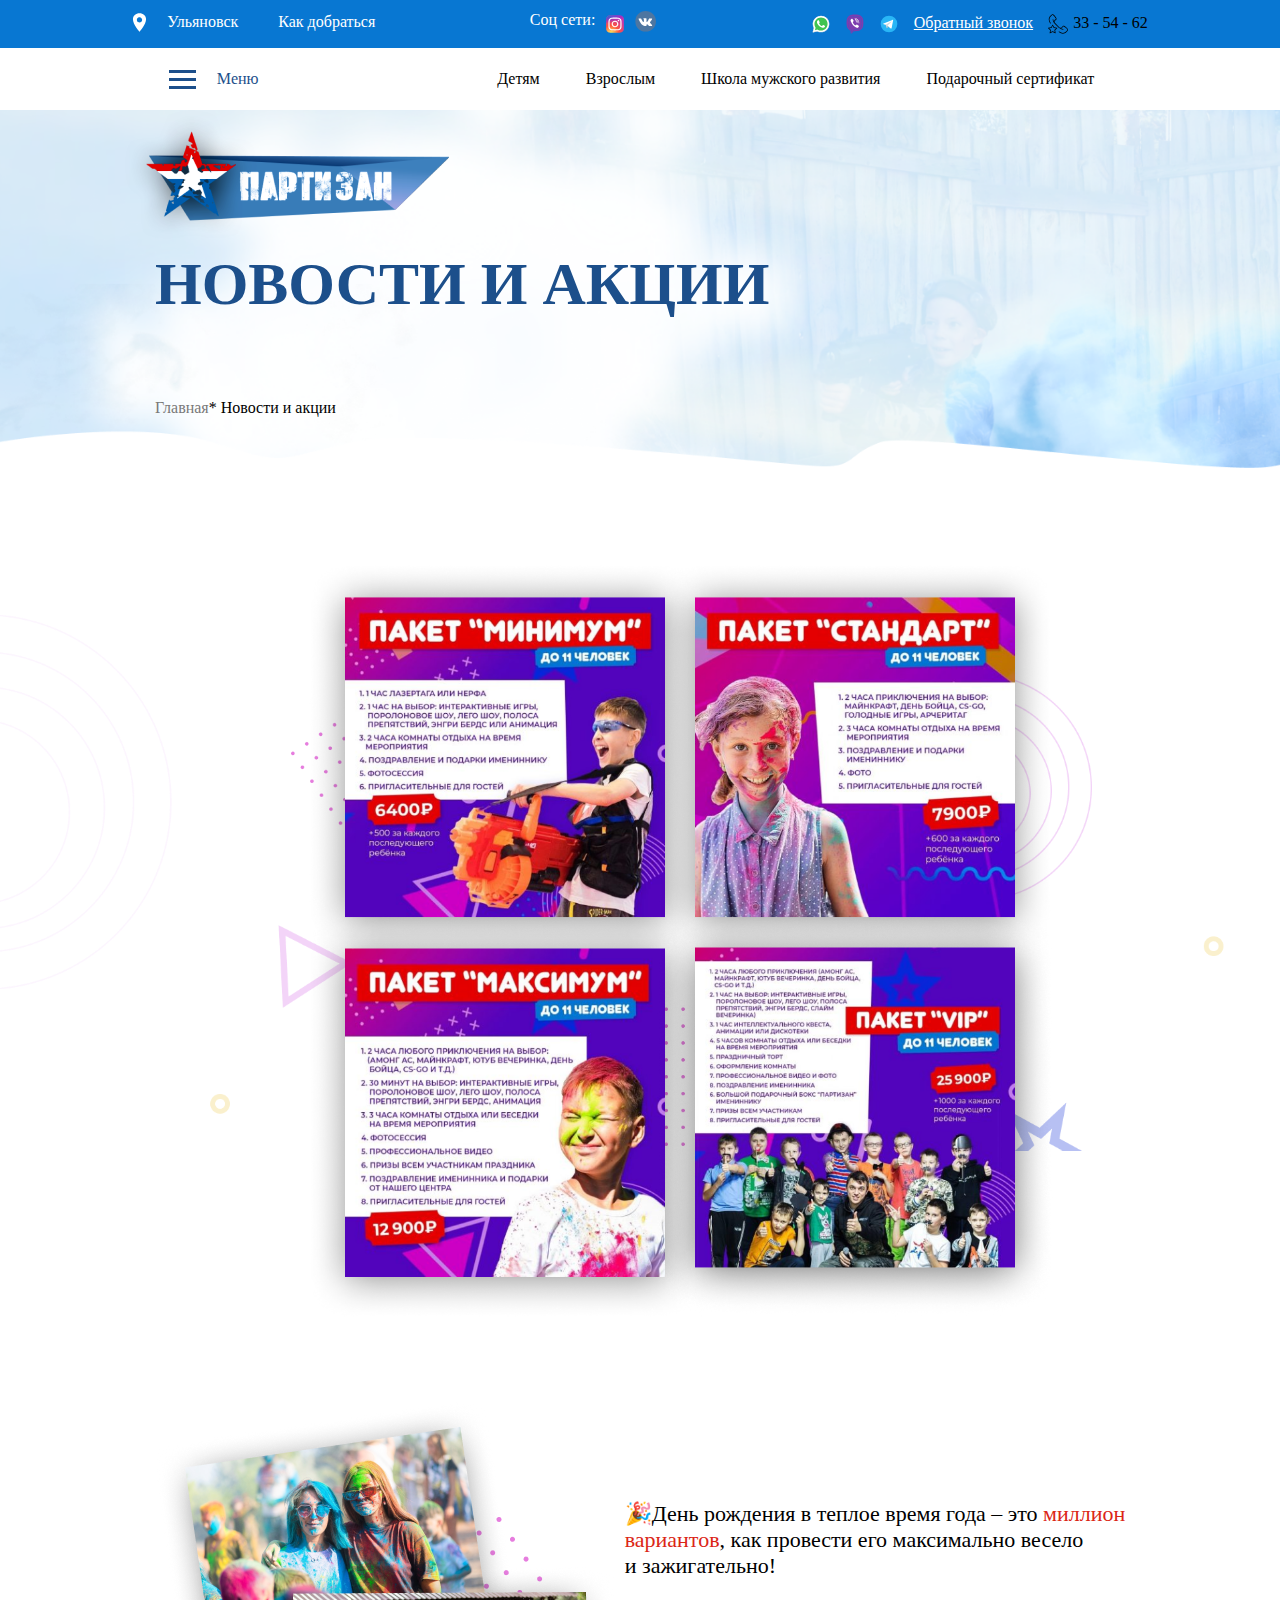
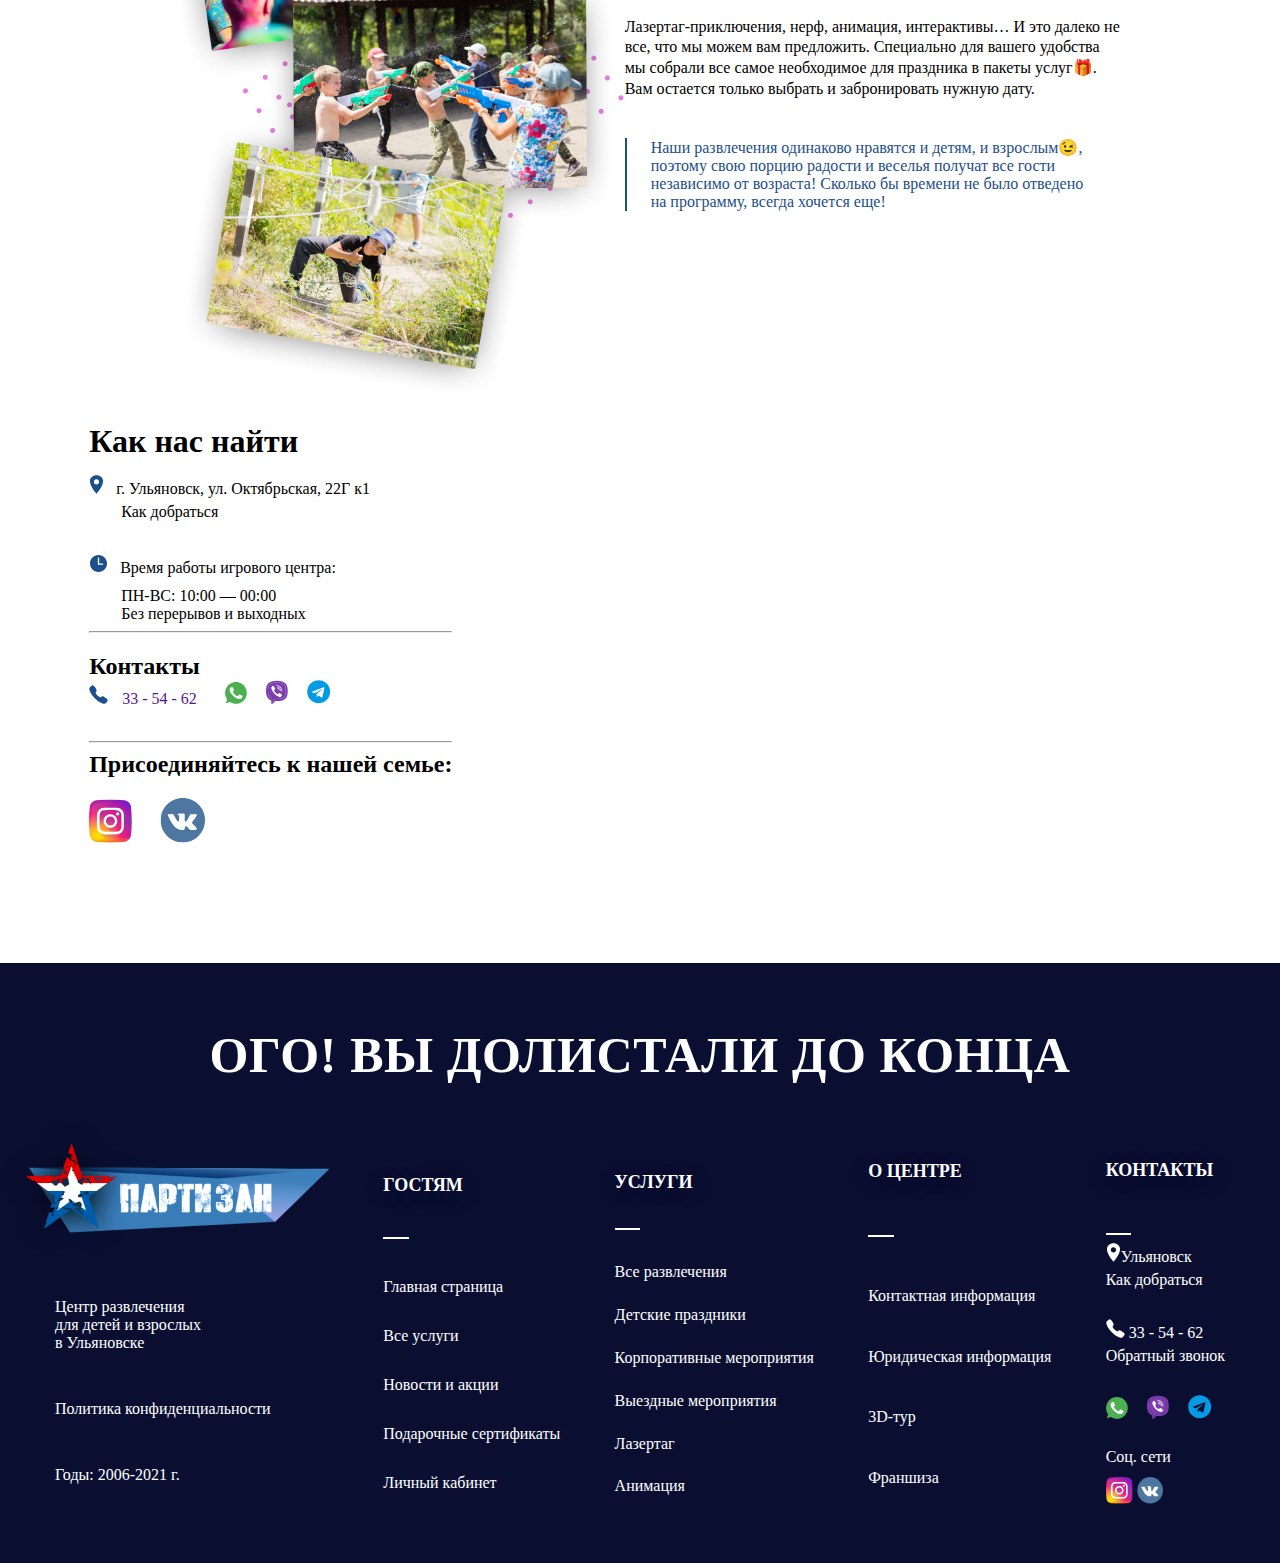
<file: NewsAndDiscounts.html>
<!DOCTYPE html>
<html lang="en">
<head>
    <meta charset="UTF-8">
    <meta http-equiv="X-UA-Compatible" content="IE=edge">
    <meta name="viewport" content="width=device-width, initial-scale=1.0">
    <link rel="stylesheet" href="assets/css/style.css">
    <title>Document</title>
</head>
<body>
    <!-- Header__Contacts -->
    <!-- Header__Container -->
    <header class="header">
        <div class="contacts">
            <div class="container">
                <div class="contacts_inner">
                    <div class="location">
                        <div class="loc">
                            <div class="contacts_logo">
                                <a href="#"><img class="img" src="assets/img/icon/location_Vector (2).svg" alt=""></a>
                            </div>
                            <div class="contacts_logoName">
                                <a href="#">Ульяновск</a>
                            </div>
                        </div>
                        <div class="contacts_link">
                            <a href="#">Как добраться</a>
                        </div>
                    </div>
                    <div class="contacts_socialMedia">
                        <p>Соц сети: </p>
                        <a href="#"><img class="img" src="assets/img/icon/Instagram-Logo.wine.svg" alt="" width="40"></a>
                        <a href="#"><img class="img" src="assets/img/icon/vk .svg" alt=""></a>
                    </div>
                    <div class="contact">
                        <a href="#"><img class="img" src="assets/img/icon/icons8-whatsapp.svg" alt="" width="20"></a>
                        <a href="#"><img class="img" src="assets/img/icon/Phone.svg" alt=""></a>
                        <a href="#"><img class="img" src="assets/img/icon/icons8-telegram-app.svg" alt="" width="20"></a>
                        <p class="phone_contact"><ins>Обратный звонок</ins></p>
                        <a href="#"><img class="img" src="assets/img/icon/phone-call-svgrepo-com.svg" alt="" width="20"></a>
                        <p class="contact_number">33 - 54 - 62</p>
                    </div>
                </div>
            </div>
        </div>
        <div class="header__container">
        <div class="container">
            <div class="header_inner">
                <div class="header_menu">
                    <button class="header_burger">   
                        <span class="burger__item"></span>
                        <span class="burger__item"></span>
                        <span class="burger__item"></span>
                    </button>
                    <div class="header_name">
                        <a class="header_n" href="#">Меню</a>
                    </div>
                </div>
                <nav class="menu">
                    <ul>
                        <li><a class="header_link" href="Page_1/index.html">Детям</a></li>
                        <li><a class="header_link" href="#">Взрослым</a></li>
                        <li><a class="header_link" href="#">Школа мужского развития</a></li>
                        <li><a class="header_link" href="#">Подарочный сертификат</a></li>
                    </ul>
                </nav>
            </div>
        </div>
    </div>
    </header>
    <!-- Intro(Start) -->
    <div class="intro_News">
        <div class="container">
            <div class="inner_intro">
                <div class="intro_logo">
                    <img class="img" src="assets/img/logo/logo_intro.png" alt="">
                </div>
                <div class="intro_title">
                    <h1 style="text-transform: uppercase;">Новости и акции</h1>
                </div>
                <div class="intro_subtitle">
                    <a href="index.html"><span class="intro_col">Главная</span> </a>* Новости и акции
                </div>
            </div>
        </div>
    </div>
    <!-- Birthday -->
    <div class="birthday">
        <div class="container">
            <div class="birthday_inner">
                <div class="birthday1_card">
                    <img class="img" src="assets/img/image 21.png" alt="">
                    <img class="img" src="assets/img/image 22.png" alt="">
                </div>
                <div class="birthday2_card">
                    <img class="img" src="assets/img/image 23.png" alt="">
                    <img class="img" src="assets/img/image 24.png" alt="">
                </div>
            </div>
        </div>
    </div>
    <!-- BirthdayDescription -->
    <div class="BirthdayDescription" style="margin-top: 250px;">
        <div class="container">
            <div class="BirthdayDescription_inner">
                <div class="BirthdayDescription_block">
                    <div class="BirthdayDescription_img">
                        <img src="assets/img/Group 54.png" alt="">
                    </div>
                    <div class="BirthdayDescription_definition">
                        <p class="BirthdayDescription_title">🎉День рождения в теплое время года – это <span class="colortext"> миллион <br> вариантов</span>,  как провести его максимально весело <br> и зажигательно!</p>
                        <br>
                        <p class="BirthdayDescription_subtitle">Лазертаг-приключения, нерф, анимация, интерактивы… И это далеко не <br> все, что мы можем вам предложить. Специально для вашего удобства <br> мы собрали все самое необходимое для праздника в пакеты услуг🎁. <br> Вам остается только выбрать и забронировать нужную дату.</p>
                        <br>
                        <p class="BirthdayDescription_inftitle">Наши развлечения одинаково нравятся и детям, и взрослым😉,</span> <br> поэтому свою порцию радости и веселья получат все гости <br> независимо от возраста! Сколько бы времени не было отведено <br> на программу, всегда хочется еще!</p>
                    </div>
                </div>
            </div>
        </div>
    </div>
     <!-- Location -->
     <div class="Location" style="margin-bottom: 100px">
        <div class="container">
            <div class="Location_inner">
                <div class="location_information">
                    <h1 class="location_title" style="margin-bottom: 15px;">Как нас найти</h1>
                    <div class="p_text"><img src="assets/img/icon/Vector (2).svg"> &nbsp; г. Ульяновск, ул. Октябрьская, 22Г к1</div>
                    <a class="location_a" href="#"> &nbsp; &nbsp; &nbsp; &nbsp; Как добраться</a>
                    <br> <br>
                    <div class="p_text"><img src="assets/img/icon/Vector (3).svg"> &nbsp; Время работы игрового центра:</div>
                    <p class="location_time"> &nbsp; &nbsp; &nbsp; &nbsp; ПН-ВС: 10:00 — 00:00 <br>
                        &nbsp; &nbsp; &nbsp; &nbsp;    Без перерывов и выходных</p>
                    <hr>
                    <h2 class="location_title" style="margin-top: 20px;">Контакты</h2>
                    <a href=""><img src="assets/img/icon/Vector (4).svg" style="margin-right: 10px"></a>
                    <a href="" class="a_text" style="margin-right: 24px;">33 - 54 - 62</a>
                    <a href="" class="a_img" style="margin-right: 15px;"><img src="assets/img/icon/Group 643.svg"></a>
                    <a href="" class="a_img" style="margin-right: 15px;"><img src="assets/img/icon/Group (6).svg"></a>
                    <a href="" class="a_img" style="margin-bottom: 25px"><img src="assets/img/icon/Vector (7).svg"></a>
                    <hr>
                    <h2 class="location_title" style="margin-bottom: 20px;">Присоединяйтесь к нашей семье:</h2>
                    <a href="" class="a_img" style="margin-right: 24px"><img src="assets/img/icon/instagram-sketched 1 (1).svg"></a>
                    <a href="" class="a_img"><img src="assets/img/icon/vk 2.svg"></a>
                </div>
                <iframe src="https://www.google.com/maps/embed?pb=!1m18!1m12!1m3!1d23265.686482032863!2d76.66398055397687!3d43.20506753327698!2m3!1f0!2f0!3f0!3m2!1i1024!2i768!4f13.1!3m3!1m2!1s0x38834f7675d8a6c3%3A0x7b7d14aec270c056!2z0KPQvdC40LLQtdGA0YHQuNGC0LXRgiDQodGD0LvQtdC50LzQsNC9INCU0LXQvNC40YDQtdC70Y8!5e0!3m2!1sru!2skz!4v1638330979802!5m2!1sru!2skz" width="670" height="455" style="border:0;" allowfullscreen="" loading="lazy"></iframe>
            </div>
        </div>
    </div>
     <!-- Footer -->
     <footer style="background-image: url(assets/img/Mask\ Group\ \(20\).png)">
        <div class="foot">
        <div class="container">
            <div class="footer_inner">
                <div class="footer_title"><h1>Ого! вы долистали до конца</h1></div>
                <div class="footer_blocks">
                    <div class="footer_block">
                        <img class="footer_logo" src="assets/img/logo/logo_intro.png" alt="" style="margin-left: -50px;">
                        <a href="">Центр развлечения <br> для детей и взрослых <br> в Ульяновске</a>
                        <a href="">Политика конфиденциальности</a>
                        <a href="">Годы: 2006-2021 г.</a>
                    </div>
                    <div class="footer_block">
                        <div class="big_text">ГОСТЯМ</div>
                        <hr class="hr">
                        <a href="#">Главная страница</a>
                        <a href="#">Все услуги</a>
                        <a href="#">Новости и акции</a>
                        <a href="#">Подарочные сертификаты</a>
                        <a href="#">Личный кабинет</a>
                    </div>
                    <div class="footer_block">
                        <div class="big_text">УСЛУГИ</div>
                        <hr class="hr">
                        <a href="#">Все развлечения</a>
                        <a href="#">Детские праздники</a>
                        <a href="#">Корпоративные мероприятия</a>
                        <a href="#">Выездные мероприятия</a>
                        <a href="#">Лазертаг</a>
                        <a href="#">Анимация</a>
                    </div>
                    <div class="footer_block">
                        <div class="big_text" style="margin-top: -20px;">О ЦЕНТРЕ</div>
                        <hr class="hr">
                        <a href="#">Контактная информация</a>
                        <a href="#">Юридическая информация</a>
                        <a href="#">3D-тур</a>
                        <a href="#">Франшиза</a>
                    </div>


                    <div class="footer_subblock">
                        <div class="big_text">КОНТАКТЫ</div>
                        <hr class="hr">
                        <div class="footer_location">
                            <div><img src="assets/img/icon/location_Vector (2).svg" alt="">Ульяновск</div>
                            <a class="floc_text" href="#" style="margin-top: 5px;">Как добраться</a>
                        </div>
                        <div class="footer_loc">
                            <div>
                                <div><img src="assets/img/icon/Vector (9).svg" alt=""> 33 - 54 - 62</div>
                                <a class="floc_text" href="#" style="margin-top: 5px;">Обратный звонок</a>
                            </div>
                            <div class="social_media">
                                <a href="" class="a_img" style="margin-right: 15px;"><img src="assets/img/icon/Group 643.svg"></a>
                                <a href="" class="a_img" style="margin-right: 15px;"><img src="assets/img/icon/Group (6).svg"></a>
                                <a href="" class="a_img" style="margin-bottom: 25px"><img src="assets/img/icon/Vector (7).svg"></a>
                            </div>                                    
                        </div>
                        <div class="footer_location">
                            Соц. сети 
                            <div class="f_last">
                                <a class="lastF_a" href="#" style="margin-top: 10px;"><img src="assets/img/icon/instagram-sketched 1 (2).svg" alt=""></a>
                                <a class="lastF_a" href="#"><img src="assets/img/icon/vk .svg" alt="" style="width: 26.61px;"></a>
                            </div>
                        </div>
                    </div>
                </div>
            </div>
        </div>
    </div>
</footer>

</body>
</html>
</file>
<file: assets/css/style.css>
body {
    margin: 0;
}
html,
body {
  height: 100%;
  padding: 0;
  margin: 0;
}

*,
*::before,
*::after {
    box-sizing: border-box;
}
a{
    text-decoration: none;
    display: inline-block;
}
h1,h2,h3,h4,h5,h6 {
    padding: 0;
    margin: 0;
}

p {
    padding: 0;
    margin: 0;
}

li,ol,ul {
    list-style: none;
    padding: 0;
    margin: 0;
}

.container {
    width: 100%;
    max-width: 1920px;
    margin: 0 auto;
    padding: 0 55px;
}

.img {
    display: block;
    max-width: 100%;
    align-items: center;
    height: auto;
}
.loc {
    display: flex;
    margin-right: 40px;
}
.contacts_logoName a {
    color:  white;
    text-decoration: none;
}
.contacts_link a{
    color: white;
}
.contacts_socialMedia {
    color: white;
}
.contacts_logo {
    margin-right: 20px;
}
.location {
    display: flex;
}
.contacts {
    background-color: #0877D2;
}
.contacts_socialMedia {
    display: flex;
}
.contacts_inner {
    display: flex;
    justify-content: space-around;
    align-items: center;
    height: 48px;
}

.contact {
    display: flex;
}
.contact a {
    margin-right: 15px;
}
.phone_contact {
    margin-right: 15px;
    color: white;
}
.contact_number {
    margin-left: -10px;
}

/* Header */
.header_inner {
    display: flex;
    justify-content: space-around;
    align-items: center;
    height: 62px;
}
.header_n {
    color: #1C4F8B;
    text-decoration: none;
}
.header_menu {
    display: flex;
    align-items: center;
}
.header_burger {
    margin-right: 15px;
}
.header_link {
    color: black;
    text-decoration: none;
    /* border-right: 1px solid black; */
}

.menu ul {
    display: flex;
}
.menu a {
    margin-left: 35px;
    padding: 23px;
}

/* .header_links a:last-child {
    border-right: none;
} */

.menu a:first-child {
    margin-left: 0;
}
.header_link:hover {
    height: 100%;
    background-color: #F81C19;
    color: white;
}
.header_burger{
    background-color: transparent;
    cursor: pointer;
    border: none;
}
.burger__item {
    display: block;
    width: 27px;
    height: 3px;
    background-color: #1C4F8B;
    margin-bottom: 5px;
    cursor: pointer;
}
.burger__item:last-child {
    margin-bottom: 0;
}

/* Intro */
/* .intro {
    background-image: url("../img/фон\ \(1\).png");
    height: 660px;
    width: 100%;
    max-width: 10000px;
} */
/* .imagebac {
    position: relative;
}
.header_logo {
    position: absolute;
} */
.intro_All {
    background: white url("../img/фон\ \(2\).png") no-repeat;
    background-size: 1600px;
    height: 800px;
}
.intro {
    background: white url("../img/фон\ \(1\).png") no-repeat;
    background-size: 1600px;
    height: 800px;
}
.intro_logo {
    margin-left: 70px;
}
.intro_title {
    color: #1C4F8B;
    margin-left: 100px;
    margin-top: 11px;
    font-size: 30px;
}
.intro_subtitle {
    margin-left: 100px;
    margin-top: 80px;
}
.intro_col {
    color: #797979;
}
.intro_lists {
    display: flex;
    margin-left: 80px;
    margin-top: 30px;
}
.intro_lists p {
    margin-left: 10px;
}
.intro_lists img{
    margin-left: 20px;
}
.intro_button {
    border-radius: 30px;
    padding: 10px 10px 10px 10px; 
    margin-top: 40px;
    margin-left: 100px;
    background-color: black;
}

 .intro_btn_title {
    padding-bottom: 10px;
    padding-left: 10px;
}
.image2 {
    padding: 5px;
    padding-left: 30px;
    margin-right: 30px;
    margin-bottom: -10px;
} 

.intro_button:hover {
    background-color: red;
    border: none;
}
.choice {
    margin-top: -400px;
}

/* Content */
.content_school {
    background: white url("../img/Group\ 1088.png") no-repeat ;
    background-size: 600px;
    height: 400px;
    width: 100%;
    margin-top: -230px;
}

.content_title {
    color: #1C4F8B;
    margin-left: 100px;
    margin-top: 10px;
    padding-top: 20px;
    font-size: 30px;
}
.content_list {
    display: flex;
    margin-left: 100px;
    margin-top: 20px;
}
.content_btn {
    display: flex;
}
.content_button {
    border-radius: 30px;
    padding: 20px;
    margin-left: 100px;
    margin-top: 20px;
}
.content_btn_title {
    margin-right: 40px;
    padding-left: 30px;
    padding-top: 5px;
    color: white;
}
.content_button {
    background-color: black;
}
.content_button:hover {
    background-color: red;
    border: none;
}
.content_inner {
    display: flex;
    /* padding-left: 100px;
    padding-right: 100px; */
    margin-left: 50px;
    margin-right: 50px;;
}
.content_list img {
    padding-right: 10px;
} 
.content_course {
    background: white url("../img/icon/Group\ 1087.png") no-repeat ;
    background-size: 600px;
    height: 400px;
    width: 100%;
    margin-top: -230px;
}

/* Card */
.card {
    width: 315px;
    height: 500px;
    background:  url("../img/Rectangle\ 12.png") no-repeat ;
}
.cards {
    background: white url("../img/Mask\ Group\ \(2\).png") no-repeat ;
    height: 990px;
    background-size: 1700px;
}
.cards_inner {
    margin-left: 150px;
    padding-top: 30px;
    display: flex;
}
.card img {
    margin-left: 50px;
}
.cards_title {
    text-align: center;
    padding-top: 80px;
    color: #1C4F8B;
}
.card_cDesc {
    margin-left: 80px;
    margin-top: 20px;   
}
/* .imX {
    margin-left: 50px;
} */
.imX {
	position: relative;
}

.card_subtitle {
	position	: absolute;
    color: white;
    margin-left: 70px;
    margin-top: 10px;
}

 .Xit {
     display: flex;
     margin-left: -50px;
     margin-bottom: 10px;
 }
.card_btn {
    border-radius: 30px;
    padding: 21px 83px 21px 83px;
    margin-left: -22px;
    border: none;
    
}
.card_btn_name {
    font-family: Roboto;
    font-style: normal;
    font-weight: normal;
    font-size: 16px;
    line-height: 19px;
    color: #52535C;
}
.card_description {
    font-family: Roboto;
    font-style: normal;
    font-weight: normal;
    font-size: 16px;
    line-height: 19px;
    color: #777984;
}
.card_btn:hover {
    background-color: red;
}
.card_btn_name:hover {
    color: white;
}
.card_main_btn {
    border-radius: 30px;
    margin-left: 550px;
    margin-top: 50px;
    padding: 20px 40px 20px 40px;   
    border: none;
    background-color: black;  
}
.card_main_btn_title {
    color: white;
}
.card_main_btn:hover {
    background-color: #1C4F8B;
}

/* Birtday */
.birthday_title {
    text-align: center;
    margin-top: -90px;
    color: #1C4F8B;
    font-family: Roboto;
    font-style: normal;
    font-weight: 900;
    font-size: 38px;

}
.birthday1_card {
    width: 400px;
    display: flex;
    margin-left: 250px;
}
.birthday2_card {
    width: 400px;
    display: flex;
    margin-left: 250px;
    margin-top: -50px;
}
.birthday1_card img {
    margin-right: -50px;
}
.birthday2_card img {
    margin-right: -50px;
    margin-bottom: -170px;
}
.birthday {
    background: white url("../img/Mask\ Group\ \(6\).png") no-repeat ;
    background-size: 1350px;
}
/* Application */
.application_title {
    text-align: center;
    color: #1C4F8B;
    padding-top: 200px;
}
 .application {
    background: white url("../img/Mask\ Group\ \(11\).png") no-repeat ;
    background-size: 1700px;
    height: 900px;
} 
.micro {
    margin-top: 200px;
    margin-left: 100px;
}
.inp {
    height: 40px;
    width: 350px;
    margin-bottom: 10px;
} 
.forms {
    display: flex;
    flex-direction: column;
    margin-top: 30px;
}
.inpt {
    height: 90px;
    width: 350px;
    margin-bottom: -30px;
}
.application_inner {
    display: flex;
    margin-top: -500px;
    margin-left: 300px;
    background: white url("../img/Mask\ Group\ \(10\).png") no-repeat;
    width: 700px;
    height: 470px;
    position: absolute;
}
.application_button {
    border-radius: 30px;
    padding: 30px 100px 21px 100px;
    margin-left: -5px;
    border: none;
    background-color: black;
    margin-top: -300px;
}
.application_btn {
    display: flex;
}
.application_btn_title {
    margin-right: 40px;
    /* padding-left: 30px; */
    padding-top: 3px;
    color: white;
}

.application_button:hover {
    background-color: red;
    border: none;
}
.application_subtitle {
    margin-bottom: 10px;
    font-size: 25px;
    color: #1C4F8B;
}
.application_sub_title {
    font-family: Roboto;
    font-style: normal;
}
.application_form {
    margin-top: 30px;
}
.appl_title {
    padding-top: 30px;
}
.imgPis {
    position: absolute;
    margin-top: -150px;
    margin-left: 300px;
}

/* Discount */

/* .discount {
    width: 100vw;
    display: flex;
    align-items: center;
    justify-content: center;
} */
.discount_line {
    border-bottom: 1px solid #CACACA; 
    display: block;
    width: 47.5px;
    margin-top: 16px;
    margin-bottom: 16px;
}
/* .dicount_cards 
.img {
    /* margin-left: -1px; */
    /* margin-right: 20px; */
/* } */
.discount_inner {
    display: flex;
    justify-content: center;
    width:  100%;
    height: 470;
}
.dicount_cards {
    display: flex;
	flex-direction: column;
	align-items: center;
	justify-content: space-between;
	margin-right: 50px; 
}
.button_for3 {
	visibility: hidden;
	margin: 50px 0px;
    /* padding-left: 50px; */
	width: 195px;
    color: #52535C;
    font-family: Roboto;
    font-style: normal;
    font-weight: normal;
    font-size: 16px;
    line-height: 19px;
    background: #EBEBEB;
    border-radius: 100px; 
    padding: 20px 170px 20px 83px;
    /* padding-top: 30px; */
}
.button_for3:hover {
    color:#EBEBEB;
    background:#db2616;
}
.discount_inner .dicount_cards:hover {
    box-shadow: 0 0 10px 0.1px rgb(198, 198, 206);
}
.discount .dicount_cards:hover .button_for3 {
    visibility: visible;
}

/* .discount_cards 
.img:hover {
    background-image: white url("../img/Rectangle\ 55.png") no-repeat;
} */
.application_inner {
    display: flex;
    margin-top: -500px;
    margin-left: 300px;
    background: white url("../img/Mask\ Group\ \(10\).png") no-repeat;
    width: 700px;
    height: 470px;
    position: absolute;
}
.discount_title {
    display: flex;
    justify-content: center;
    margin-bottom: 20px;
    margin-top: 40px;
    color: #1C4F8B;
}

/* BirthdayDescription */
.BirthdayDescription_block {
    display: flex;
    justify-content: center;
}
/* .BirthdayDescription_inner {
    width: 1040px;
height: 538.76px;
left: 441px;
top: 5045.87px;

    /* border: 5px;
    box-shadow: 0 0 2px 0.001px #CACACA; */
/* } */ 
.BirthdayDescription_definition {
    margin-top: 100px;
}
.BirthdayDescription_title {
    font-size: 22px;
    font-weight: 400;
    font-style: normal;
}
.BirthdayDescription_subtitle {
    font-family: Roboto;
    font-style: normal;
    font-weight: 300;
    font-size: 16px;
    line-height: 130%;
    margin-top: 20px;

}
.BirthdayDescription_inftitle {
    color: #1C4F8B;
    font-size: 16px;
    font-weight: 500;
    padding-left: 24px;
    margin-top: 20px;
    border-left: 2px solid #1C4F8B;
}
.colortext {
    color: #db2616;
}
.colortextG {
    font-weight: bolder;
}

/* GiftCertificate  */
.GiftCertificate {
    background-image: url("../img/Mask\ Group\ \(16\).png");
    height: 1150px;
    background-size: 500%; 
    /* background-position: top 10000px inherit; */
}
.GiftCertificate_block {
    display: flex;
    align-items: center;
    justify-content: center;
}
.gift_btn {
    background: #EBEBEB;
    color: #52535C;
    margin-left: 20px;
    padding-left: 100px;
    padding-right: 100px;
    padding-top: 30px;
    padding-bottom: 30px;
    border-radius: 100px;
    border: none;
    box-shadow: 0px 19px 40px rgba(79, 14, 14, 0.15), 0px 20px 50px rgba(151, 7, 7, 0.83), 0px 4px 0px #faf6f6, inset 0px -4px 4px rgba(114, 15, 15, 0.25), inset 0px 4px 4px rgba(255, 255, 255, 0.25);
}
.gift_btn:hover {
    background-color: #db2616;
    box-shadow: 0px 19px 40px rgba(79, 14, 14, 0.15), 0px 20px 50px rgba(151, 7, 7, 0.83), 0px 4px 0px #554d4d, inset 0px -4px 4px rgba(114, 15, 15, 0.25), inset 0px 4px 4px rgba(255, 255, 255, 0.25);
}
.gift_btn_name {
    font-family: Roboto;
    font-style: normal;
    font-weight: 500;
    font-size: 18px;
    line-height: 21px;
    color: black;
}
.gift_btn:hover .gift_btn_name {
    color: #FFFFFF;
}
.gift_title {
    font-family: Roboto;
    font-style: normal;
    font-size: 22px;
    line-height: 140%;
    margin-top: 100px;
}
.gift_subtitle {
    font-family: Roboto;
    font-style: normal;
    font-weight: 300;
    font-size: 16px;
    line-height: 130%;
    margin-top: -10px;
}
  Hexadecimal colors
.GiftCertificate_title {
    color: #1C4F8B; 
    font-family: Roboto;
    font-style: normal;
    font-weight: 900;
    font-size: 38px;
    line-height: 45px;
/* identical to box height */
    text-align: center;
    letter-spacing: 0.025em;
    text-transform: uppercase;
}

/* Location */
.LocationP {
    background: linear-gradient(to bottom, white 60%, #0A0F32 60%);
    background-size: 1600px;
   
/* height: 1150px;
background-size: 500%; */
}
.locationB {
    background:  url("../img/Mask\ Group\ \(16\).png") no-repeat;
    width: 100%;
    height: 900px;
    padding-top: 200px;
}
.location_time {
    margin-top: 10px;
}
.location_a {
    margin-top: 5px;
    color: black;
}
.location_a:hover {
    /* text-decoration: underline; */
    color: #db2616;
}
.Location_inner {
    display: flex;
    align-items: center;
    justify-content: space-around;
}


/* AboutCenterVideo */

.AboutCenterVideo {
    background: url("../img/Mask\ Group\ \(19\).png");
	background-size: cover;
	padding: 100px 0;
}
.AboutCenterVideo_logo {
    margin-left: 500px;
    margin-top: 20px;
}
.AboutCenterVideo_title {
    text-align: center;
}
.AboutCenterVideo_information {
    display: flex;
    justify-content:space-evenly;
	margin-top: 35px;   
}
.AboutCenterVideo_image {
    margin-left: 100px;
}
.AboutCenterVideo_desc {
    display: flex;
    flex-direction: column; 
    justify-content: space-between;
    margin-right: 150px;
}
.AboutCenterVideo_Videotitle {
    text-align: center;
    font-family: Roboto;
    font-style: normal;
    font-weight: 900;
    font-size: 25px;
    line-height: 45px;
    letter-spacing: 0.025em;
    text-transform: uppercase;
    color: #1C4F8B;
    margin-top: 50px;
}
.AboutCenterVideo_VideoSubtitle {
    text-align: center;
    margin-top: 20px;
    font-family: Roboto;
    font-style: normal;
    font-weight: normal;
    font-size: 22px;
    line-height: 130%;
}
.AboutCenterVideo_VideoInformation {
    display: flex;
    justify-content: space-around;
    margin-top: 40px;
}
.p_text {
    margin-top: 15px;
}
/* Footer */
.hr {
    border: 1px solid #FFFFFF;
    width: 25.5px;
    height: 0px;
    /* margin-right: 1320px; */
    margin-left: -0px;
}
.footer_location {
    color: #FFFFFF;
    display:flex;
    flex-direction: column;
    justify-content: space-around;
    /* margin-top: 20px; */
}
.footer_subblock hr {
    margin-top: 50px;
}
.footer_logo {
    margin-top: -60px;
}
.social_media {
    margin-top: 30px;
}
.footer_loc {
    margin-top: 30px;
    color: #FFFFFF;
    display:flex;
    flex-direction: column;
    justify-content: space-around;
}
.footer_title {
    text-align: center;
    margin-top: 20px;
    font-family: Roboto;
    font-style: normal;
    font-weight: 900;
    font-size: 25px;
    line-height: 45px;
    letter-spacing: 0.025em;
    text-transform: uppercase;
    color: #FFFFFF;
    margin-bottom: 80px;
}
.footer_blocks {
    display: flex;
    justify-content:space-between;
}
.footer_block {
    display: flex;
    flex-direction: column;
    justify-content: space-around;
}
.footer_blocks a {
    color: #FFFFFF;
}
.big_text {
    font-family: Roboto;
    font-style: normal;
    font-weight: bold;
    font-size: 18px;
    line-height: 140%;
    text-transform: uppercase;
    color: #FFFFFF;
    text-shadow: 0px 4px 20px rgba(0, 0, 0, 0.25);
}
.footer_last {
    color: #FFFFFF;
}
/* footer .foot { */
    /* background-image: url("../img/Mask\ Group\ \(20\).png");
	background-size: cover;
	padding: 100px 0;
	padding-top: 50px; */
   
/* left: -2px;
top: 10812.5px;
    background:  url("../img/Mask\ Group\ \(20\).png") no-repeat; */
    /* background-image:  url("../img/Mask\ Group\ \(20\).png") no-repeat;
    height: 1990px;
    background-size: -2000px; */
    footer .foot {
        /* background-image: url("../img/Mask\ Group\ \(20\).png"); 
        background-position: bottom;  */
        /* background-repeat: no-repeat; */
        background-color: #0A0F32;
	    padding-top: 50px;
        height: 600px;
    }

    .footer_blocks a:hover {
        color: #4291EE;
        border-left: 5px solid #4291EE;
    }

    /* Choice */
    .tabs {
        max-width: 600px;
        margin: 50px auto;
    }
    
    .tabs__nav {
        display: flex;
    }
    
    .tabs__nav-btn {
        padding: 15px 30px;
    
        font-size: 20px;
    
        background-color: #f5f5f5;
        border: 0;
        border-right: 1px solid #ddd;
        cursor: pointer;
    }
    
    .tabs__nav-btn:last-child {
        border-right: none;
    }
    
    .tabs__nav-btn:hover {
        background-color: #ddd;
    }
    
    .tabs__nav-btn.active {
        background-color: #5e3ddf;
        border-right-color: #5e3ddf;
        color: #fff;
    }
    
    .tabs__content {
        padding: 30px;
        background-color: #fff;
    }
    
    .tabs__item {
        display: none;
    }
    
    .tabs__item.active {
        display: block;
    }
    .intro_News {
        background: white url("../img/фон\ \(7\).png") no-repeat;
        background-size: 1600px;
        height: 450px;
    }

    /* NewWorld */
    .TwoChoice {
        display: flex;
    }
    .OrgChoice {
        margin-left: 50px;
        margin-top: 50px;
    }


    @media (max-width: 881px) {
    
        .intro_All {
            width: 100%;
        }
        .content {
            height: 900px;
        }
        .content_inner {
            display: flex;
            flex-direction: column;
            justify-content: space-between;
            margin-top: 50px;
           
        }
        .content_school {
            margin-bottom: 400px;
            margin-top: -100px;
        }
        .cards {
            height: 2000px;
        }
        .cards_inner {
            display: flex;
            flex-direction: column;
        }
        .card_main_btn {
           text-align: center;
        }
        .button_cards
        .card_main_btn {
          text-align: center;
        }
        .birthday_inner {
            /* display: flex;
            flex-direction: column;
            align-items: right; */
            margin-right: 200px;
        }
        .birthday1_card:first-child{
            margin-left: 100px;;
            padding-right: 100px;
        }
        .birthday2_card:nth-child(2) {
            margin-left: 100px;
            padding-right: 100px;
        }
        .application_form {
            padding-right: 400px;
        }
        /* .gift_btn {
            padding-bottom: -300px;
        } */
        .Location_inner {
            margin-top: 100px;
        }
        .AboutCenterVideo_information {
            display: flex;
            flex-direction: column;
            align-items:center;
        }
        .AboutCenterVideo_Inftitle {
            margin-top: 50px;
        }
        .AboutCenterVideo_desc {
            margin-left: 160px;
        }
        .AboutCenterVideo_logo  {
            margin-right: 180px;
        }
        .AboutCenterVideo_VideoInformation {
            display: flex;
            flex-direction: column;
            align-items: center;
        }
        
    }

    @media (max-width: 1024px) {
          .intro_All {
              width: 100%;
          }
          .content {
              height: 900px;
          }
          .content_inner {
              display: flex;
              flex-direction: column;
              justify-content: space-between;
              margin-top: 50px;
             
          }
          .content_school {
              margin-bottom: 400px;
              margin-top: -100px;
          }
          .cards {
              height: 2000px;
          }
          .cards_inner {
              display: flex;
              flex-direction: column;
          }
          .card_main_btn {
             text-align: center;
          }
          .button_cards
          .card_main_btn {
            text-align: center;
          }
          .birthday_inner {
              /* display: flex;
              flex-direction: column;
              align-items: right; */
              margin-right: 200px;
          }
          .birthday1_card:first-child{
              margin-left: 100px;;
              padding-right: 100px;
          }
          .birthday2_card:nth-child(2) {
              margin-left: 100px;
              padding-right: 100px;
          }
          .application_form {
              padding-right: 400px;
          }
          /* .gift_btn {
              padding-bottom: -300px;
          } */
          .Location_inner {
              margin-top: 100px;
          }
          .AboutCenterVideo_information {
              display: flex;
              flex-direction: column;
              align-items:center;
          }
          .AboutCenterVideo_Inftitle {
              margin-top: 50px;
          }
          .AboutCenterVideo_desc {
              margin-left: 160px;
          }
          .AboutCenterVideo_logo  {
              margin-right: 180px;
          }
          .AboutCenterVideo_VideoInformation {
              display: flex;
              flex-direction: column;
              align-items: center;
          }
    }

 











/* .forrm {
    height: 250px;
} */

/* .AboutCenterVideo_information {
	width: 1185px;
	height: 440px;
	display: flex;
} */

/* .cards1_for2 {
	background-image: url("img/Mask Group (5).png");
	width: 525px;
	height: 100%;
	display: flex;
	justify-content: space-between;
	align-items: center;
} */
</file>
